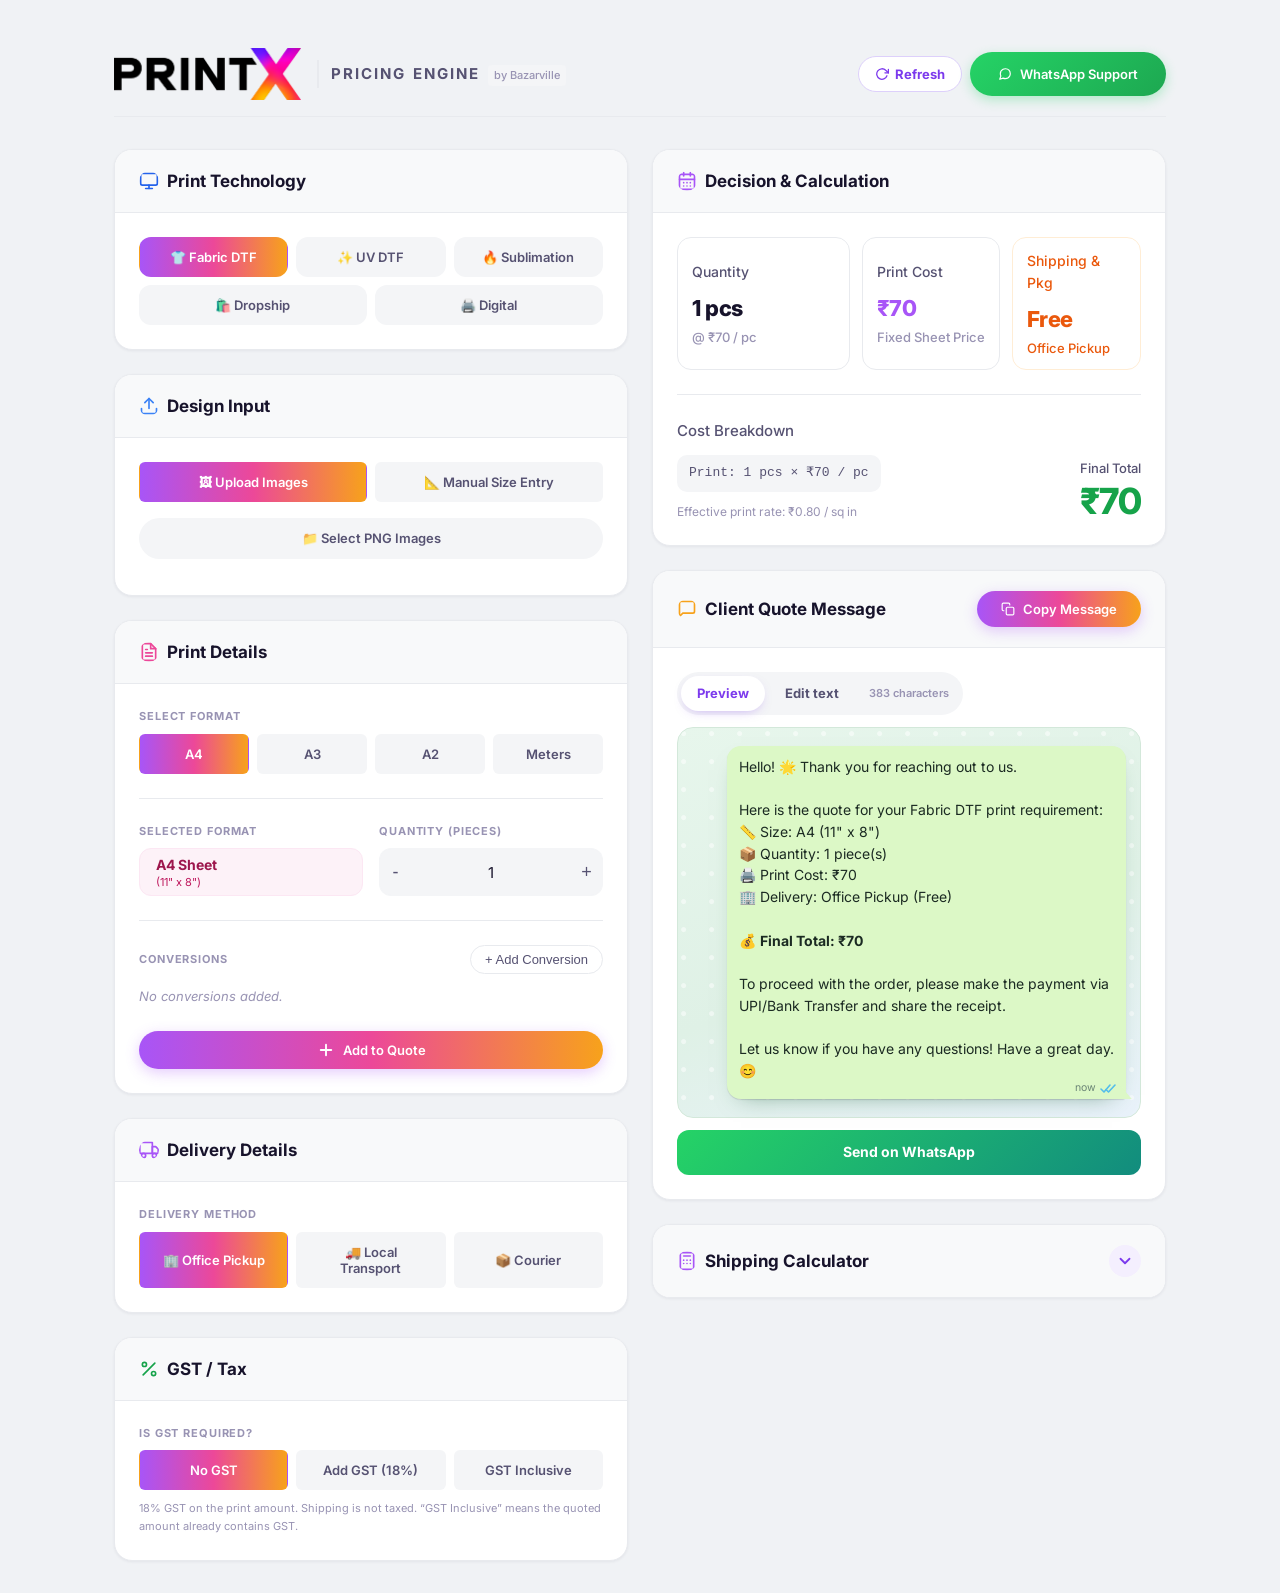
<file: index.html>
<!DOCTYPE html>
<html lang="en">

<head>
  <meta charset="UTF-8" />
  <meta name="viewport" content="width=device-width, initial-scale=1.0" />
  <meta name="description"
    content="DTF Pricing Engine — Calculate print costs, shipping, and generate client quotes instantly." />
  <title>PrintX - Pricing Engine</title>

  <!-- Favicon -->
  <link rel="icon" type="image/svg+xml" href="assets/images/favicon.svg" />

  <!-- CSS Design System -->
  <link rel="stylesheet" href="css/variables.css" />
  <link rel="stylesheet" href="css/base.css" />
  <link rel="stylesheet" href="css/layout.css" />
  <link rel="stylesheet" href="css/components.css" />
  <link rel="stylesheet" href="css/quote.css" />
  <link rel="stylesheet" href="css/modern.css" />

  <!-- App Entry -->
  <script type="module" src="js/main.js"></script>
</head>

<body>
  <div class="app-wrapper">
    <!-- Global Header -->
    <header class="app-header" id="app-header" data-page="pricing"></header>

    <!-- 2-Column Grid -->
    <div class="app-grid">
      <!-- Left Column: Inputs -->
      <div class="app-col" id="app-inputs"></div>

      <!-- Right Column: Outputs + Quote -->
      <div class="app-col">
        <div id="app-outputs"></div>
        <div id="app-quote"></div>
        <div id="shipcalc-mount"></div>
      </div>
    </div>
  </div>
</body>

</html>
</file>
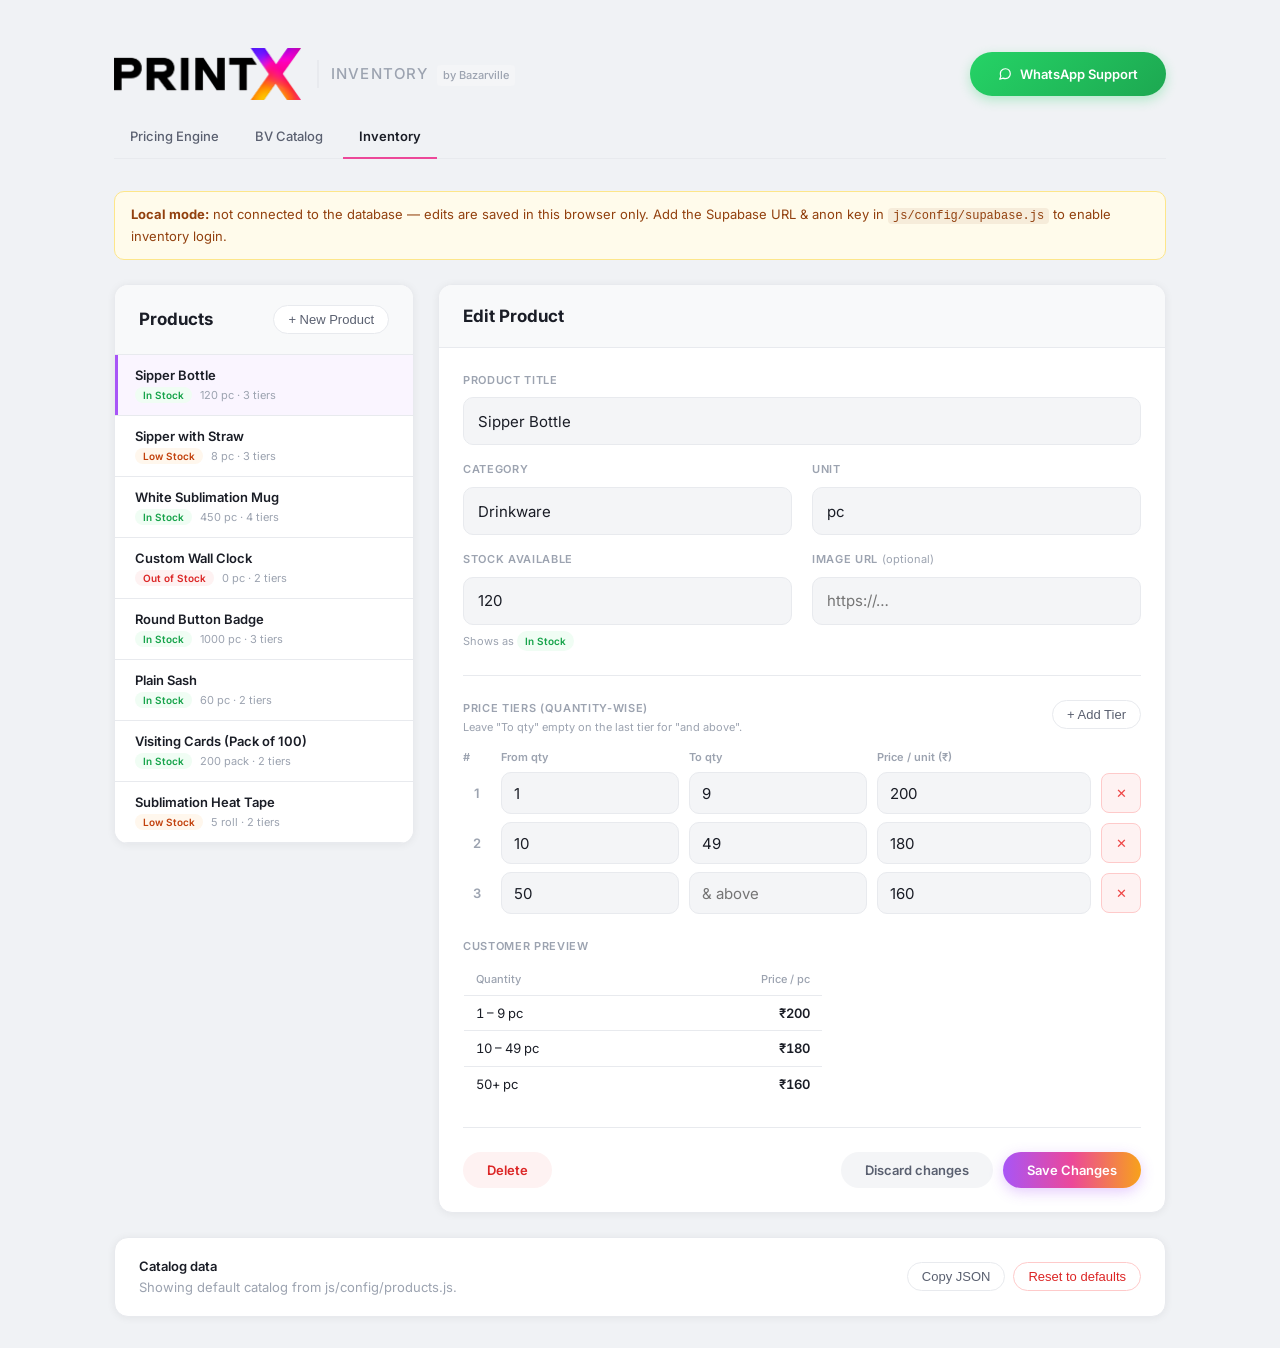
<file: catalog-admin.html>
<!DOCTYPE html>
<html lang="en">

<head>
  <meta charset="UTF-8" />
  <meta name="viewport" content="width=device-width, initial-scale=1.0" />
  <meta name="description" content="Bazarville inventory — manage products, stock and quantity-wise price tiers." />
  <title>Bazarville - Inventory</title>

  <!-- Favicon -->
  <link rel="icon" type="image/svg+xml" href="assets/images/favicon.svg" />

  <!-- CSS Design System -->
  <link rel="stylesheet" href="css/variables.css" />
  <link rel="stylesheet" href="css/base.css" />
  <link rel="stylesheet" href="css/layout.css" />
  <link rel="stylesheet" href="css/components.css" />
  <link rel="stylesheet" href="css/catalog.css" />

  <!-- Page Entry -->
  <script type="module" src="js/catalog/adminPage.js"></script>
</head>

<body>
  <div class="app-wrapper">
    <!-- Global Header -->
    <header class="app-header" id="app-header" data-page="manage"></header>

    <main id="admin-root"></main>
  </div>
</body>

</html>
</file>
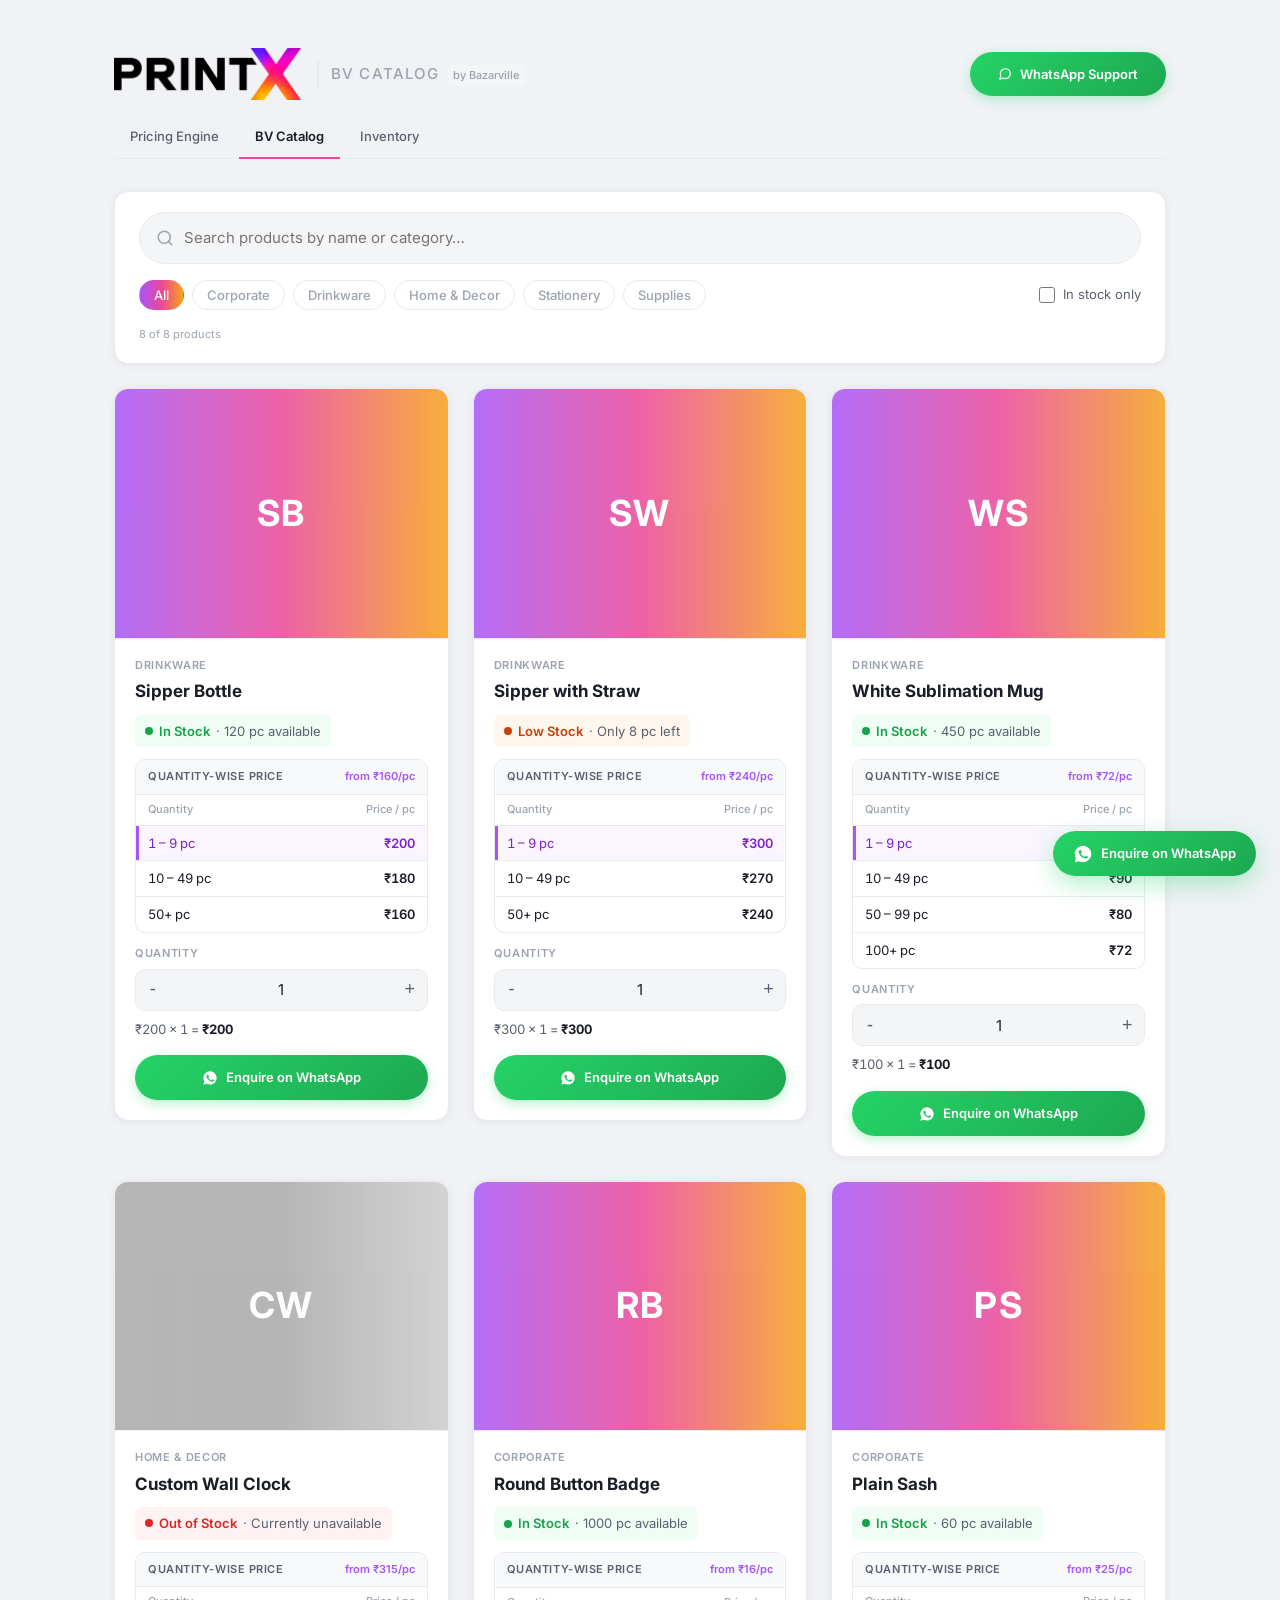
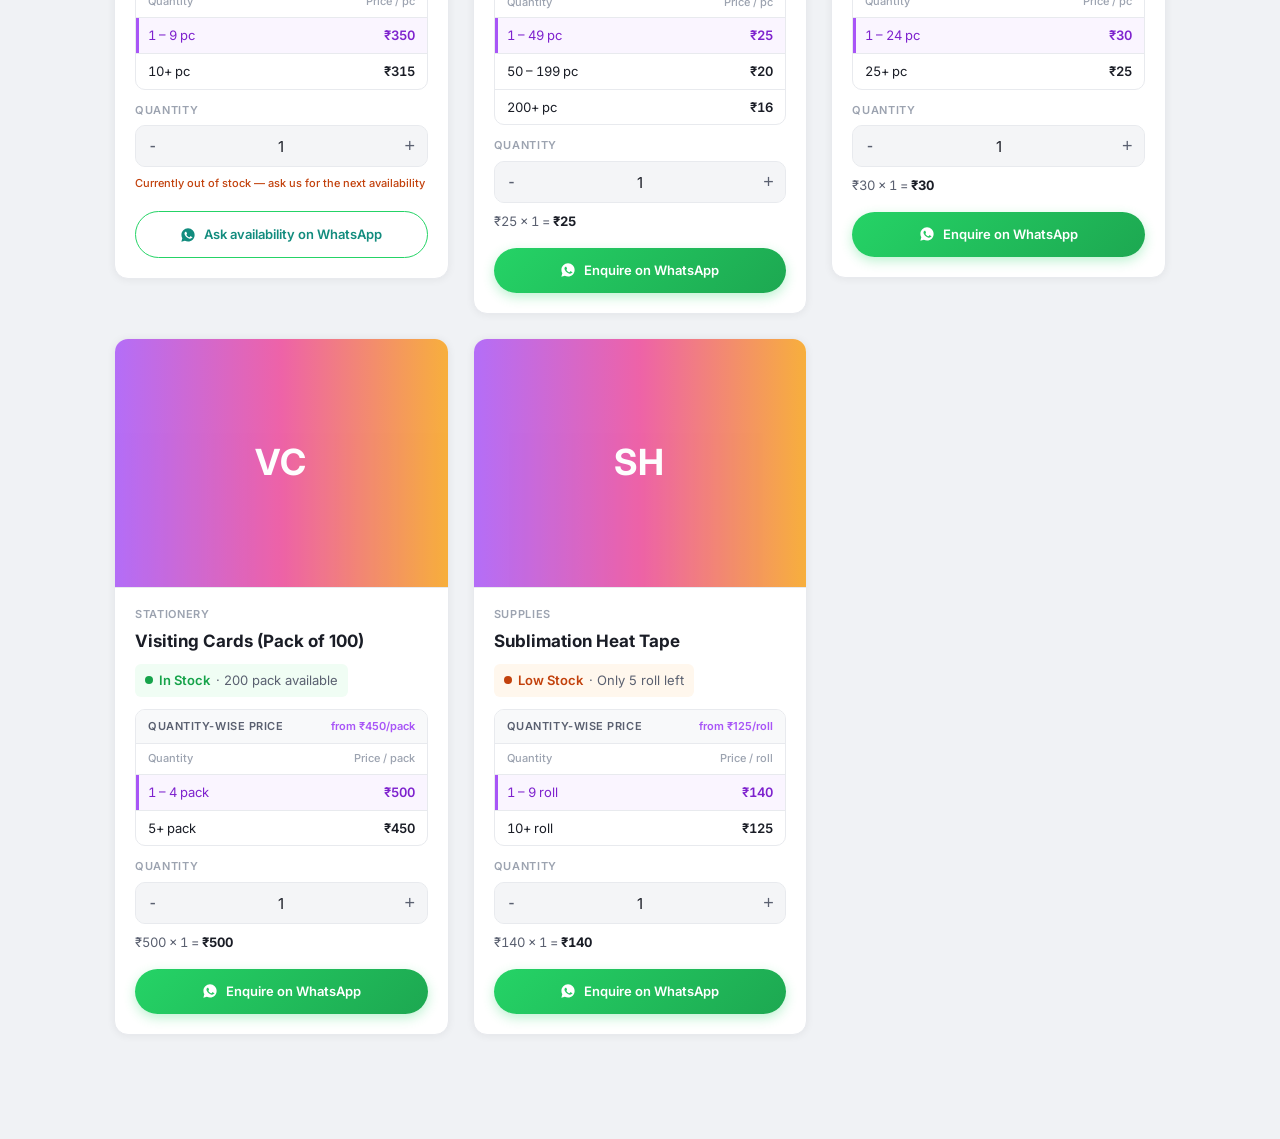
<file: catalog.html>
<!DOCTYPE html>
<html lang="en">

<head>
  <meta charset="UTF-8" />
  <meta name="viewport" content="width=device-width, initial-scale=1.0" />
  <meta name="description" content="Bazarville catalog — search products, check stock and quantity-wise prices." />
  <title>Bazarville - BV Catalog</title>

  <!-- Favicon -->
  <link rel="icon" type="image/svg+xml" href="assets/images/favicon.svg" />

  <!-- CSS Design System -->
  <link rel="stylesheet" href="css/variables.css" />
  <link rel="stylesheet" href="css/base.css" />
  <link rel="stylesheet" href="css/layout.css" />
  <link rel="stylesheet" href="css/components.css" />
  <link rel="stylesheet" href="css/catalog.css" />

  <!-- Page Entry -->
  <script type="module" src="js/catalog/catalogPage.js"></script>
</head>

<body>
  <div class="app-wrapper">
    <!-- Global Header -->
    <header class="app-header" id="app-header" data-page="catalog"></header>

    <main id="catalog-root"></main>
  </div>
</body>

</html>
</file>
<file: css/variables.css>
/* ========================================
   Design Tokens — PrintX Reference Match
   ======================================== */

:root {
  /* Colors */
  --bg-primary: #f0f2f5;
  --bg-secondary: #ffffff;
  --bg-card: #ffffff;
  --bg-card-hover: #fafbfc;
  --bg-input: #f4f5f7;

  --border-color: #e8eaee;
  --border-active: #d0d4dc;

  --text-primary: #1a1d26;
  --text-secondary: #5a6070;
  --text-muted: #9ca3b0;

  /* PrintX logo gradient: purple → pink → orange */
  --gradient-primary: linear-gradient(to right, #a855f7 0%, #ec4899 50%, #f7a21b 100%);
  --gradient-primary-hover: linear-gradient(to right, #9333ea 0%, #db2777 50%, #ea580c 100%);
  --gradient-btn-shadow: 0 4px 14px rgba(168, 85, 247, 0.3);

  --accent-orange: #f7a21b;
  --accent-pink: #ec4899;
  --accent-purple: #a855f7;

  --success: #16a34a;
  --success-light: #22c55e;
  --warning: #f97316;
  --warning-bg: #fff7ed;
  --danger: #dc2626;

  --whatsapp: #25d366;

  /* Typography */
  --font-family: 'Inter', -apple-system, BlinkMacSystemFont, 'Segoe UI', sans-serif;
  --font-mono: 'SF Mono', 'Consolas', monospace;

  --fs-xs: 0.6875rem;
  --fs-sm: 0.8125rem;
  --fs-base: 0.9375rem;
  --fs-lg: 1.0625rem;
  --fs-xl: 1.25rem;
  --fs-2xl: 1.625rem;
  --fs-3xl: 2rem;

  --fw-normal: 400;
  --fw-medium: 500;
  --fw-semibold: 600;
  --fw-bold: 700;

  /* Spacing */
  --space-xs: 0.25rem;
  --space-sm: 0.5rem;
  --space-md: 0.75rem;
  --space-lg: 1rem;
  --space-xl: 1.5rem;
  --space-2xl: 2rem;
  --space-3xl: 3rem;

  /* Radius */
  --radius-sm: 6px;
  --radius-md: 10px;
  --radius-lg: 14px;
  --radius-xl: 20px;
  --radius-pill: 999px;

  /* Shadows */
  --shadow-sm: 0 1px 3px rgba(0, 0, 0, 0.04);
  --shadow-card: 0 1px 8px rgba(0, 0, 0, 0.06);
  --shadow-lg: 0 8px 30px rgba(0, 0, 0, 0.08);

  /* Transitions */
  --transition-fast: 150ms ease;
  --transition-base: 200ms ease;
}
</file>
<file: css/base.css>
/* ========================================
   Base Styles — Reset, body, typography
   ======================================== */

@import url('https://fonts.googleapis.com/css2?family=Inter:wght@400;500;600;700&display=swap');

*, *::before, *::after {
  margin: 0;
  padding: 0;
  box-sizing: border-box;
}

html {
  font-size: 16px;
  -webkit-font-smoothing: antialiased;
  -moz-osx-font-smoothing: grayscale;
  overflow-x: hidden;
  width: 100%;
}

body {
  font-family: var(--font-family);
  font-size: var(--fs-base);
  font-weight: var(--fw-normal);
  color: var(--text-primary);
  background: var(--bg-primary);
  line-height: 1.6;
  min-height: 100vh;
  overflow-x: hidden;
  width: 100%;
  max-width: 100vw;
}

a {
  color: var(--accent-primary);
  text-decoration: none;
  transition: color var(--transition-fast);
}

a:hover {
  color: var(--accent-secondary);
}

h1, h2, h3, h4 {
  font-weight: var(--fw-semibold);
  line-height: 1.3;
  color: var(--text-primary);
}

::selection {
  background: var(--accent-purple);
  color: #fff;
}

input:focus, textarea:focus, button:focus-visible {
  outline: 2px solid var(--accent-primary);
  outline-offset: 1px;
}

.text-muted {
  color: var(--text-muted);
  font-size: var(--fs-sm);
}
</file>
<file: css/layout.css>
/* ========================================
   Layout — PrintX Reference Match
   ======================================== */

.app-wrapper {
  max-width: 1100px;
  margin: 0 auto;
  padding: var(--space-2xl) var(--space-xl);
}

.app-header {
  margin-bottom: var(--space-2xl);
  border-bottom: 1px solid var(--border-color);
}

.app-grid {
  display: grid;
  grid-template-columns: 1fr 1fr;
  gap: var(--space-xl);
  align-items: start;
}

.app-col {
  display: flex;
  flex-direction: column;
  gap: var(--space-xl);
}

/* Header — NO card border, open layout like reference */
.header-inner {
  display: flex;
  align-items: center;
  justify-content: space-between;
  padding: var(--space-lg) 0;
}

.header-brand {
  display: flex;
  align-items: center;
  gap: var(--space-lg);
}

.header-logo {
  height: 52px;
  width: auto;
  object-fit: contain;
}

.header-logo-placeholder {
  width: 52px;
  height: 52px;
  display: flex;
  align-items: center;
  justify-content: center;
  font-size: 2rem;
  background: var(--bg-input);
  border-radius: var(--radius-md);
  border: 1px dashed var(--border-color);
}

.header-text {
  display: flex;
  align-items: center;
  gap: var(--space-md);
}

.header-title {
  font-size: var(--fs-2xl);
  font-weight: 900;
  color: var(--text-primary);
  line-height: 1;
  letter-spacing: -0.02em;
}

.header-separator {
  width: 2px;
  height: 28px;
  background: var(--border-color);
}

.header-subtitle {
  font-size: var(--fs-base);
  color: var(--text-muted);
  font-weight: var(--fw-medium);
  letter-spacing: 0.08em;
}

.header-actions {
  display: flex;
  flex-direction: column;
  align-items: flex-end;
  gap: 4px;
}

.header-phone {
  font-size: var(--fs-xs);
  color: var(--text-muted);
  font-weight: var(--fw-medium);
}

/* Page navigation tabs */
.app-nav {
  display: flex;
  gap: var(--space-xs);
  margin-bottom: -1px;
  overflow-x: auto;
  scrollbar-width: none;
}

.app-nav::-webkit-scrollbar { display: none; }

.app-nav-link {
  padding: 10px 16px;
  font-size: var(--fs-sm);
  font-weight: var(--fw-medium);
  color: var(--text-secondary);
  border-bottom: 2px solid transparent;
  white-space: nowrap;
  transition: color var(--transition-fast), border-color var(--transition-fast);
}

.app-nav-link:hover {
  color: var(--text-primary);
}

.app-nav-link.active {
  color: var(--text-primary);
  font-weight: var(--fw-semibold);
  border-bottom-color: var(--accent-pink);
}

/* Responsive */
@media (max-width: 768px) {
  .app-wrapper { 
    padding: 12px 16px;
    width: 100%;
    max-width: 100%;
    margin: 0 auto;
    box-sizing: border-box;
  }
  .app-grid { 
    display: flex;
    flex-direction: column;
    gap: 16px;
  }
  .app-col {
    gap: 16px;
    width: 100%;
  }
  .header-inner {
    flex-direction: column;
    align-items: center;
    gap: 8px; /* Reduced from 12px */
    text-align: center;
    width: 100%;
  }
  .header-brand { 
    flex-direction: column;
    align-items: center;
    justify-content: center;
    width: 100%;
  }
  .header-text { 
    flex-direction: column; 
    gap: var(--space-xs); 
  }
  .header-separator { display: none; }
  .app-nav {
    justify-content: center;
    margin-top: 8px;
  }
  .app-nav-link {
    padding: 10px 12px;
  }
  .header-actions { 
    width: 100%; 
    display: flex;
    margin-top: 12px;
  }
  .header-actions > div {
    display: flex;
    align-items: center;
    justify-content: space-between;
    gap: 12px;
    width: 100%;
  }
  .header-actions .btn {
    height: 44px;
    min-height: 44px;
    font-size: 14px;
    border-radius: 10px;
    width: auto;
  }
  .header-actions .btn-admin-toggle {
    width: 44px;
    padding: 0;
    display: flex;
    align-items: center;
    justify-content: center;
    flex-shrink: 0;
  }
  .header-actions .btn-whatsapp {
    flex: 1;
    max-width: none;
    justify-content: center;
    display: flex;
    align-items: center;
    gap: 8px;
  }
}
</file>
<file: css/components.css>
/* ========================================
   Components — PrintX Reference Match
   ======================================== */

/* Cards */
.card {
  background: var(--bg-card);
  border: 1px solid var(--border-color);
  border-radius: var(--radius-lg);
  padding: 0;
  box-shadow: var(--shadow-card);
  overflow: hidden;
}

.card-header {
  padding: 20px 24px;
  background: #f8f9fa;
  border-bottom: 1px solid var(--border-color);
  display: flex;
  align-items: center;
}

.card-body {
  padding: 24px;
}

.card-title {
  font-size: var(--fs-lg);
  font-weight: var(--fw-bold);
  color: var(--text-primary);
  display: flex;
  align-items: center;
  gap: var(--space-sm);
  margin: 0; /* Handled by header padding */
}

/* Field labels — uppercase, small, muted */
.field-group {
  margin-bottom: var(--space-xl);
}

.field-label {
  display: block;
  font-size: var(--fs-xs);
  font-weight: var(--fw-semibold);
  color: var(--text-muted);
  text-transform: uppercase;
  letter-spacing: 0.06em;
  margin-bottom: 8px;
}

/* Inputs — simple grey */
.input-field {
  width: 100%;
  height: 48px;
  padding: 12px 14px;
  background: var(--bg-input);
  border: 1px solid var(--border-color);
  border-radius: var(--radius-md);
  color: var(--text-primary);
  font-family: var(--font-family);
  font-size: var(--fs-base);
  transition: border-color var(--transition-fast);
}

.input-field:focus {
  border-color: var(--accent-pink);
  background: #fff;
  outline: none;
  box-shadow: 0 0 0 3px rgba(236, 72, 153, 0.08);
}

.input-field:disabled {
  opacity: 0.6;
  cursor: not-allowed;
  background: var(--bg-primary);
}

.input-fixed {
  color: var(--text-secondary);
  font-weight: var(--fw-medium);
}

/* Custom Select Dropdown Arrow */
select.input-field {
  -webkit-appearance: none;
  -moz-appearance: none;
  appearance: none;
  background-image: url("data:image/svg+xml;charset=UTF-8,%3csvg xmlns='http://www.w3.org/2000/svg' viewBox='0 0 24 24' fill='none' stroke='%236b7280' stroke-width='2' stroke-linecap='round' stroke-linejoin='round'%3e%3cpolyline points='6 9 12 15 18 9'%3e%3c/polyline%3e%3c/svg%3e");
  background-repeat: no-repeat;
  background-position: right 14px center;
  background-size: 16px;
  padding-right: 40px; /* Space for the custom arrow */
}

/* Custom Number Spinner UI */
.number-input-group {
  display: flex;
  align-items: stretch;
  height: 48px;
  background: var(--bg-input);
  border: 1px solid var(--border-color);
  border-radius: var(--radius-md);
  overflow: hidden;
  transition: border-color var(--transition-fast);
}

.number-input-group:focus-within {
  border-color: var(--accent-pink);
  box-shadow: 0 0 0 3px rgba(236, 72, 153, 0.08);
}

.number-input-group .input-field {
  border: none;
  border-radius: 0;
  text-align: center;
  padding: 0 var(--space-xs);
  height: 100%;
}

.number-input-group .input-field:focus {
  box-shadow: none;
}

.btn-spin {
  display: flex;
  align-items: center;
  justify-content: center;
  width: 44px;
  background: var(--bg-input);
  border: none;
  color: var(--text-secondary);
  font-size: 18px;
  font-weight: 500;
  cursor: pointer;
  user-select: none;
  transition: background var(--transition-fast);
}

.btn-spin:hover {
  background: #e5e7eb;
  color: var(--text-primary);
}

.btn-spin:active {
  background: #d1d5db;
}

/* Hide native number spin arrows */
input[type="number"]::-webkit-inner-spin-button,
input[type="number"]::-webkit-outer-spin-button {
  -webkit-appearance: none;
  margin: 0;
}
input[type="number"] {
  -moz-appearance: textfield; /* Firefox */
}


/* Selected Format Badge */
.format-badge {
  background: #fdf2f8;
  border: 1px solid #fce7f3;
  border-radius: var(--radius-md);
  padding: 0 var(--space-lg);
  display: flex;
  flex-direction: column;
  justify-content: center;
  height: 48px;
  box-sizing: border-box;
}

.format-badge-name {
  color: #9d174d;
  font-weight: var(--fw-bold);
  font-size: 14px;
  line-height: 1.2;
}

.format-badge-dims {
  color: #be185d;
  font-size: 11px;
  margin-top: 2px;
  line-height: 1.1;
}

.input-row {
  display: grid;
  grid-template-columns: 1fr 1fr;
  gap: var(--space-lg);
}

.input-col {
  display: flex;
  flex-direction: column;
}

/* ========================================
   Buttons — Gradient pills (PrintX style)
   ======================================== */

.btn {
  display: inline-flex;
  align-items: center;
  justify-content: center;
  gap: var(--space-sm);
  padding: 10px 24px;
  font-family: var(--font-family);
  font-size: var(--fs-sm);
  font-weight: var(--fw-semibold);
  border: none;
  border-radius: var(--radius-pill);
  background: var(--bg-input);
  color: var(--text-secondary);
  cursor: pointer;
  transition: all var(--transition-fast);
  user-select: none;
}

.btn:hover {
  background: #e5e7eb;
  color: var(--text-primary);
}

.btn-group {
  display: flex;
  gap: var(--space-sm);
  flex-wrap: wrap;
}

/* Toggle buttons — inactive: grey pill, active: gradient */
.btn-select {
  padding: 11px 21px; /* adjusted to compensate for removed border */
  border-radius: var(--radius-sm);
  background: var(--bg-input);
  border: none;
  color: var(--text-secondary);
  font-weight: var(--fw-medium);
  flex: 1; /* Stretch to fill space evenly */
}

.btn-select.active {
  background: var(--gradient-primary);
  color: #fff;
  font-weight: var(--fw-semibold);
  box-shadow: 0 2px 8px rgba(168, 85, 247, 0.2);
}

.btn-select.active:hover {
  background: var(--gradient-primary-hover);
  color: #fff;
}

.btn-select:not(.active):hover {
  background: #e5e7eb;
}

/* Specific button for adding conversions to prevent mobile overrides */
.btn-add-conversion {
  padding: 6px 14px;
  font-size: 13px;
  font-weight: 500;
  border-radius: var(--radius-pill);
  background: #fff;
  border: 1px solid var(--border-color);
  color: var(--text-secondary);
  cursor: pointer;
  transition: all var(--transition-fast);
  white-space: nowrap;
}

.btn-add-conversion:hover {
  background: #f3f4f6;
  color: var(--text-primary);
  border-color: var(--border-active);
}

/* Primary (gradient) */
.btn-primary {
  background: var(--gradient-primary);
  color: #fff;
  font-weight: var(--fw-semibold);
  box-shadow: var(--gradient-btn-shadow);
  border: none;
}

.btn-primary:hover {
  background: var(--gradient-primary-hover);
  color: #fff;
}

.btn-success {
  background: var(--success) !important;
  color: #fff !important;
  box-shadow: 0 4px 12px rgba(22, 163, 74, 0.3) !important;
}

/* WhatsApp — green brand color */
.btn-whatsapp {
  background: linear-gradient(135deg, #25D366, #1da851);
  border: none;
  color: #fff;
  font-weight: var(--fw-semibold);
  padding: 12px 28px;
  border-radius: var(--radius-pill);
  font-size: var(--fs-sm);
  box-shadow: 0 4px 12px rgba(37, 211, 102, 0.3);
}

.btn-whatsapp:hover {
  background: linear-gradient(135deg, #1da851, #128c7e);
  color: #fff;
}

/* Chips */
.chip-group {
  display: flex;
  gap: var(--space-sm);
}

.chip {
  padding: 5px 14px;
  font-family: var(--font-family);
  font-size: var(--fs-xs);
  font-weight: var(--fw-medium);
  border: 1px solid var(--border-color);
  border-radius: var(--radius-pill);
  background: #fff;
  color: var(--text-muted);
  cursor: pointer;
  transition: all var(--transition-fast);
}

.chip:hover {
  border-color: var(--border-active);
}

.chip.active {
  background: var(--gradient-primary);
  border-color: transparent;
  color: #fff;
}

/* ========================================
   Partner cards
   ======================================== */

.partner-card {
  padding: 12px 16px;
  background: var(--bg-input);
  border: 1px solid var(--border-color);
  border-radius: var(--radius-md);
  margin-bottom: var(--space-sm);
  cursor: pointer;
  transition: all var(--transition-fast);
  display: flex;
  align-items: center;
  justify-content: space-between;
}

.partner-card:hover {
  border-color: var(--border-active);
  background: #fff;
}

.partner-card.selected {
  border-color: var(--accent-orange);
  background: var(--warning-bg);
}

.partner-info {
  display: flex;
  flex-direction: column;
  gap: 4px;
}

.partner-title-row {
  display: flex;
  align-items: center;
  gap: 8px;
}

.partner-name {
  font-weight: var(--fw-semibold);
  font-size: 14px;
  color: var(--text-primary);
}

.partner-track {
  font-size: 11px;
  color: var(--accent-pink);
  text-decoration: none;
  font-weight: var(--fw-medium);
}
.partner-track:hover {
  text-decoration: underline;
}

.partner-meta-row {
  display: flex;
  align-items: center;
  gap: 12px;
  font-size: 12px;
  color: var(--text-muted);
}

.partner-cost {
  font-size: 18px;
  font-weight: var(--fw-bold);
  color: var(--accent-orange);
}

.kpi-grid {
  display: grid;
  grid-template-columns: repeat(3, 1fr);
  gap: var(--space-md);
}

.kpi-block {
  padding: 12px 14px;
  background: #f8f9fa;
  border: 1px solid var(--border-color);
  border-radius: 12px;
  text-align: left;
  display: flex;
  flex-direction: column;
  justify-content: center; /* Center content vertically */
  min-height: 116px;
}

.kpi-label {
  font-size: 14px;
  font-weight: var(--fw-medium);
  color: var(--text-secondary);
  text-transform: none;
  letter-spacing: normal;
  margin-bottom: 12px;
}

.kpi-value {
  font-size: 22px;
  font-weight: var(--fw-bold);
  color: var(--text-primary);
  margin-bottom: 8px;
  line-height: 1.1;
  white-space: nowrap;
}

.kpi-sub {
  font-size: 13px;
  color: var(--text-muted);
  font-weight: var(--fw-medium);
  line-height: 1.4;
  white-space: nowrap;
}

/* Delivery KPI — orange accent */
.kpi-block.kpi-delivery {
  background: var(--warning-bg);
  border-color: #ffedd5;
}

.kpi-block.kpi-delivery .kpi-label,
.kpi-block.kpi-delivery .kpi-value,
.kpi-block.kpi-delivery .kpi-sub {
  color: #ea580c;
}

/* Breakdown Badges */
.breakdown-badge {
  padding: 8px 12px;
  border-radius: 6px;
  font-family: var(--font-mono);
  font-size: 13px;
  display: inline-block;
  width: fit-content;
}

.breakdown-print-badge {
  background: var(--bg-input);
  color: var(--text-secondary);
}

.breakdown-delivery-badge {
  background: var(--warning-bg);
  color: #ea580c;
}

/* ========================================
   Final Total
   ======================================== */

.final-total-label {
  font-size: 13px;
  font-weight: var(--fw-medium);
  color: var(--text-secondary);
  margin-bottom: 4px;
}

.final-total-value {
  font-size: 36px;
  font-weight: 700;
  color: var(--success);
  line-height: 1;
}

/* ========================================
   Validation error
   ======================================== */

.validation-error {
  padding: 10px 14px;
  background: #fef2f2;
  border: 1px solid #fecaca;
  border-radius: var(--radius-md);
  color: var(--danger);
  font-size: var(--fs-sm);
  font-weight: var(--fw-medium);
  margin-top: var(--space-md);
  animation: shake 0.3s ease;
}

@keyframes shake {
  0%, 100% { transform: translateX(0); }
  25% { transform: translateX(-4px); }
  75% { transform: translateX(4px); }
}

.badge-recommended {
  background: #fef08a; /* Yellow-200 */
  color: #854d0e; /* Yellow-800 */
  font-size: 10px;
  font-weight: 600;
  padding: 2px 6px;
  border-radius: 12px;
  display: inline-flex;
  align-items: center;
  line-height: 1.2;
}

/* ========================================
   Responsive Components (Mobile)
   ======================================== */

@media (max-width: 768px) {
  .card {
    width: 100%;
    border-radius: 12px;
    margin-bottom: 16px;
  }
  .card-header {
    padding: 16px;
  }
  .card-body {
    padding: 16px;
  }
  .btn, .btn-select {
    width: 100%;
    min-height: 44px;
    height: 48px;
    font-size: 14px; /* Reduced from 15px for better hierarchy */
    justify-content: center;
  }
  /* Secondary Button Hierarchy Fix */
  .btn:not(.btn-primary):not(.btn-success):not(.btn-whatsapp):not(.btn-select) {
    background: transparent;
    border: 1px solid var(--border-color);
    font-weight: 500; /* Lighter visual weight */
    color: var(--text-primary);
  }
  .btn-select:not(.active) {
    background: #f8f9fa; /* Lighter background */
    border: 1px solid var(--border-color);
    font-weight: 500;
  }
  .btn-group {
    flex-direction: column;
    gap: 10px;
    width: 100%;
  }
  .input-field {
    width: 100%;
    height: 44px;
    font-size: 16px;
    padding: 10px 12px;
  }
  .input-col {
    margin-bottom: 8px;
  }
  .input-row {
    grid-template-columns: 1fr;
    gap: var(--space-md);
  }
  .number-input-group {
    height: 44px;
  }
  .format-badge {
    height: 44px;
    padding: 0 var(--space-md);
  }
  .format-badge-name {
    font-size: 13px;
  }
  .format-badge-dims {
    font-size: 10px;
    margin-top: 1px;
  }
  .kpi-grid {
    display: flex;
    flex-direction: column;
    gap: 10px;
  }
  .kpi-block {
    min-height: auto;
    padding: 12px;
    width: 100%;
    overflow: hidden;
  }
  /* Typography tweaks */
  .card-title {
    font-size: 15px; /* balanced section title */
  }
  .field-label, .kpi-label, .final-total-label {
    font-size: 12px; /* balanced labels */
  }
  .kpi-value {
    font-size: 22px;
    word-break: break-word;
  }
  .final-total-value {
    font-size: 28px;
  }
  /* Adjust breakdown layout */
  .breakdown-section > div:first-child {
    flex-direction: column;
  }
  .breakdown-badge {
    white-space: normal;
    word-break: break-word;
  }
  .admin-upload-btn {
    width: 100%;
    min-height: 44px;
    display: flex;
    justify-content: center;
  }
}

/* Manual Size List Row Component */
.manual-size-item {
  display: flex;
  gap: 8px;
  align-items: center;
  background: #f9fafb;
  padding: 8px 12px;
  border: 1px solid var(--border-color);
  border-radius: 8px;
}

.manual-size-item .size-inputs-group {
  display: flex;
  align-items: center;
  gap: 8px;
}

.manual-size-item .multiplier {
  color: var(--text-muted);
}

.manual-size-item .unit {
  color: var(--text-muted);
  font-size: 12px;
  margin-left: 4px;
}

.manual-size-item .spacer {
  flex: 1;
}

.manual-size-item .remove-btn {
  width: 36px;
  height: 36px;
  min-height: 36px;
  padding: 0;
  display: flex;
  align-items: center;
  justify-content: center;
  color: #ef4444;
  border: 1px solid #fecaca;
  background: #fef2f2;
  border-radius: 8px;
  flex-shrink: 0;
}

.manual-size-item .remove-btn:hover {
  background: #fee2e2;
  border-color: #fca5a5;
}

@media (max-width: 480px) {
  .manual-size-item {
    display: grid !important;
    grid-template-columns: 1fr auto !important;
    row-gap: 12px;
    column-gap: 8px;
    padding: 12px !important;
  }
  
  .manual-size-item .spacer {
    display: none !important;
  }
  
  .manual-size-item .size-inputs-group {
    grid-column: 1 / -1;
    width: 100%;
  }
  
  .manual-size-item .quantity-group {
    grid-column: 1;
    justify-self: start;
  }
  
  .manual-size-item .delete-group {
    grid-column: 2;
    justify-self: end;
  }
}

/* Cart Items */
.cart-item {
  display: flex;
  justify-content: space-between;
  align-items: center;
  padding: 12px;
  border: 1px solid var(--border-color);
  border-radius: var(--radius-md);
  background: var(--bg-card);
  box-shadow: 0 1px 3px rgba(0, 0, 0, 0.02);
  transition: all var(--transition-fast);
}

.cart-item:hover {
  border-color: var(--border-active);
  background: var(--bg-card-hover);
}

.cart-item-details {
  flex: 1;
  min-width: 0;
}

.cart-item-title {
  font-weight: var(--fw-semibold);
  font-size: 14px;
  color: var(--text-primary);
  margin-bottom: 4px;
}

.cart-item-sub {
  font-size: 12px;
  color: var(--text-muted);
  display: flex;
  flex-wrap: wrap;
  gap: 8px;
  align-items: center;
}


/* ===== Dropship panel (inside Pricing Engine) ===== */
.ds-row { display: flex; gap: var(--space-md); flex-wrap: wrap; }
.ds-block { margin-top: var(--space-lg); }
.ds-grid { display: grid; grid-template-columns: repeat(auto-fit, minmax(130px, 1fr)); gap: var(--space-md); }
.ds-sub { font-size: 12px; color: var(--text-muted); margin-bottom: 4px; }
.ds-summary { margin-top: var(--space-lg); padding: var(--space-md); border: 1px solid var(--border-color); border-radius: 10px; background: var(--bg-input); }
.ds-line { display: flex; justify-content: space-between; align-items: baseline; gap: 20px; font-size: 13px; color: var(--text-secondary); padding: 3px 0; }
.ds-line > span:first-child { flex: 1 1 auto; min-width: 0; }
.ds-line > span:last-child { flex: 0 0 auto; white-space: nowrap; font-variant-numeric: tabular-nums; text-align: right; }
.ds-rate { border-top: 1px dashed var(--border-color); margin-top: 6px; padding-top: 8px; font-weight: 600; color: var(--text-primary); }
.ds-total { font-weight: 700; color: var(--accent-purple); font-size: 15px; }

/* ===== Shipping calculator ===== */
.sc-results { margin-top: var(--space-lg); }
.sc-table { border: 1px solid var(--border-color); border-radius: 10px; overflow: hidden; }
.sc-row { display: grid; grid-template-columns: 1.6fr 0.9fr 0.8fr 0.8fr; gap: 8px; align-items: center; padding: 10px 14px; font-size: 13px; border-top: 1px solid var(--border-color); }
.sc-row > span { min-width: 0; }
.sc-row:first-child { border-top: none; }
.sc-head { background: var(--bg-input); font-size: 11px; font-weight: 600; text-transform: uppercase; letter-spacing: .05em; color: var(--text-muted); }
.sc-name { font-weight: 600; color: var(--text-primary); display: flex; flex-wrap: wrap; gap: 4px 6px; align-items: center; }
.sc-total { font-weight: 700; color: var(--accent-purple); }
.sc-badge { font-style: normal; font-size: 10px; font-weight: 600; padding: 1px 6px; border-radius: 999px; }
.sc-cheap { background: #dcfce7; color: #166534; }
.sc-fast { background: #e0e7ff; color: #3730a3; }
.sc-meta, .sc-note, .sc-empty { font-size: 12px; color: var(--text-muted); margin-top: 10px; }
.sc-empty { padding: 12px; border: 1px dashed var(--border-color); border-radius: 10px; text-align: center; }
@media (max-width: 480px) { .sc-row { grid-template-columns: 1.5fr 0.8fr 0.7fr 0.7fr; padding: 10px; font-size: 12px; } }

.sc-dims { display: grid; grid-template-columns: repeat(3, 1fr); gap: var(--space-sm, 8px); }
.sc-wt { display: flex; flex-wrap: wrap; gap: 8px 16px; margin-top: var(--space-md, 16px); padding: 10px 12px; border: 1px solid rgba(168,85,247,.35); border-radius: 8px; font-size: .85rem; }
.sc-wt b { font-weight: 700; }
.sc-wt-count { margin-left: auto; color: #a855f7; }

/* Print Technology: 3 + 2 equal-width layout */
.tech-grid { display: grid; grid-template-columns: repeat(6, 1fr); gap: var(--space-sm, 8px); }
.tech-grid .btn-select { grid-column: span 2; width: 100%; padding-left: 8px; padding-right: 8px; white-space: nowrap; justify-content: center; text-align: center; }
.tech-grid .btn-select:nth-child(n+4) { grid-column: span 3; }
@media (max-width: 480px) { .tech-grid { flex-direction: initial; } .tech-grid .btn-select { font-size: 13px; } }
.sc-refresh { margin-left: auto; }
</file>
<file: css/quote.css>
/* ========================================
   Quote Section — Light theme
   ======================================== */

.quote-header {
  justify-content: space-between;
  align-items: center;
}

.quote-actions {
  margin-bottom: 0;
}

.quote-textarea {
  width: 100%;
  min-height: 260px;
  padding: var(--space-lg);
  background: var(--bg-input);
  border: 1px solid var(--border-color);
  border-radius: var(--radius-md);
  color: var(--text-primary);
  font-family: var(--font-mono);
  font-size: var(--fs-sm);
  line-height: 1.7;
  resize: vertical;
  transition: border-color var(--transition-fast);
}

.quote-textarea:focus {
  border-color: var(--accent-primary);
  background: #fff;
}

@media (max-width: 768px) {
  .quote-header {
    flex-direction: column;
    align-items: stretch;
    gap: 16px;
  }
  .quote-actions {
    width: 100%;
    margin-bottom: 0;
  }
  .quote-actions .btn {
    width: 100%;
    margin-bottom: 0;
  }
  .quote-textarea {
    width: 100%;
    max-width: 100%;
    font-size: 14px;
    line-height: 1.5;
    padding: 16px;
    box-sizing: border-box;
    overflow-x: hidden;
    min-height: 180px;
    border-radius: 12px;
    display: block;
  }
}
</file>
<file: css/modern.css>
/* ========================================
   Modern layer — loaded last, overrides the base look.
   Keeps the PrintX purple → pink → orange identity.
   ======================================== */

:root {
  --ink: #17132b;
  --ink-soft: #565272;
  --ink-mute: #9893b3;
  --violet: #7c3aed;
  --violet-soft: #f3edff;
  --pink-soft: #fdeaf4;
  --amber-soft: #fff3df;
  --line: #ebe6fa;
  --surface: #ffffff;
  --ease-out: cubic-bezier(.22, 1, .36, 1);
  --ease-spring: cubic-bezier(.34, 1.56, .64, 1);

  --text-primary: var(--ink);
  --text-secondary: var(--ink-soft);
  --text-muted: var(--ink-mute);
  --border-color: var(--line);
  --bg-input: #f7f5fe;
  --radius-lg: 18px;
  --radius-md: 12px;
  --shadow-card: 0 1px 2px rgba(23, 19, 43, .04), 0 8px 24px -12px rgba(88, 55, 180, .14);
  --font-family: 'Plus Jakarta Sans', 'Inter', -apple-system, BlinkMacSystemFont, 'Segoe UI', sans-serif;
}

body {
  background:
    radial-gradient(900px 480px at 8% -8%, rgba(168, 85, 247, .13), transparent 60%),
    radial-gradient(800px 420px at 96% 0%, rgba(247, 162, 27, .12), transparent 60%),
    radial-gradient(700px 500px at 60% 105%, rgba(236, 72, 153, .08), transparent 60%),
    #f6f4fd;
  background-attachment: fixed;
}

/* ---------- Header ---------- */
.app-header { border-bottom: 1px solid var(--line); }
.header-logo { transition: transform .5s var(--ease-spring); }
.header-brand:hover .header-logo { transform: rotate(-3deg) scale(1.05); }
.header-subtitle { color: var(--ink-soft) !important; font-weight: 700; letter-spacing: .14em; }

.btn-whatsapp { transition: transform .25s var(--ease-spring), box-shadow .25s ease; }
.btn-whatsapp:hover { transform: translateY(-2px) scale(1.03); box-shadow: 0 10px 24px -8px rgba(37, 211, 102, .6); }

.btn-refresh {
  display: inline-flex; align-items: center; gap: 6px;
  background: var(--surface); color: var(--violet);
  border: 1.5px solid #ddd0fb; border-radius: 999px;
  padding: 9px 16px; font-weight: 700; font-size: 13px; cursor: pointer;
  transition: transform .25s var(--ease-spring), background .2s ease, color .2s ease, box-shadow .25s ease, border-color .2s ease;
}
.btn-refresh:hover { background: var(--violet); color: #fff; border-color: var(--violet); transform: translateY(-2px); box-shadow: 0 10px 22px -8px rgba(124, 58, 237, .55); }
.btn-refresh .refresh-ico { transition: transform .6s var(--ease-out); }
.btn-refresh:hover .refresh-ico { transform: rotate(180deg); }
.btn-refresh.spinning .refresh-ico { animation: spin .5s linear infinite; }
@keyframes spin { to { transform: rotate(360deg); } }

/* ---------- Cards ---------- */
.card {
  position: relative;
  background: var(--surface);
  border: 1px solid var(--line);
  border-radius: var(--radius-lg);
  box-shadow: var(--shadow-card);
  transition: transform .35s var(--ease-out), box-shadow .35s ease, border-color .35s ease;
}
.card::before {            /* gradient hairline that fades in on hover */
  content: ''; position: absolute; inset: 0; border-radius: inherit; padding: 1.5px;
  background: var(--gradient-primary);
  -webkit-mask: linear-gradient(#000 0 0) content-box, linear-gradient(#000 0 0);
  -webkit-mask-composite: xor; mask-composite: exclude;
  opacity: 0; transition: opacity .35s ease; pointer-events: none;
}
.card:hover { transform: translateY(-3px); box-shadow: 0 2px 4px rgba(23, 19, 43, .04), 0 22px 40px -18px rgba(124, 58, 237, .32); }
.card:hover::before { opacity: 1; }

.card-header { background: linear-gradient(180deg, #fbfaff, #f6f3ff); border-bottom: 1px solid var(--line); }
.card-title { font-weight: 800; letter-spacing: -.01em; }
.card-icon { padding: 7px; box-sizing: content-box; width: 20px; height: 20px; border-radius: 11px; background: var(--violet-soft); transition: transform .4s var(--ease-spring), background .3s ease; }
.card:hover .card-icon { transform: rotate(-8deg) scale(1.1); }
.card:nth-of-type(3n+2) .card-icon { background: var(--pink-soft); }
.card:nth-of-type(3n) .card-icon { background: var(--amber-soft); }

.field-label { color: var(--ink-mute); font-weight: 700; letter-spacing: .08em; }

/* ---------- Inputs ---------- */
.input-field, .number-input-group, .quote-textarea {
  background: var(--bg-input); border: 1.5px solid transparent;
  transition: border-color .2s ease, background .2s ease, box-shadow .25s ease, transform .2s ease;
}
.input-field:hover, .number-input-group:hover, .quote-textarea:hover { border-color: #ddd0fb; }
.input-field:focus, .number-input-group:focus-within, .quote-textarea:focus {
  background: #fff; border-color: var(--violet);
  box-shadow: 0 0 0 4px rgba(124, 58, 237, .12);
}

/* ---------- Select buttons & chips ---------- */
.btn-select, .chip {
  position: relative; overflow: hidden;
  background: var(--bg-input); color: var(--ink-soft);
  border: 1.5px solid transparent; font-weight: 600;
  transition: transform .25s var(--ease-spring), background .2s ease, color .2s ease, box-shadow .25s ease, border-color .2s ease;
}
.btn-select:hover:not(.active), .chip:hover:not(.active) {
  background: var(--violet-soft); color: var(--violet); border-color: #d9c8fb;
  transform: translateY(-2px); box-shadow: 0 8px 18px -10px rgba(124, 58, 237, .55);
}
.btn-select:active, .chip:active { transform: translateY(0) scale(.97); }
.btn-select.active, .chip.active {
  color: #fff; background: var(--gradient-primary); background-size: 160% 100%;
  box-shadow: 0 10px 22px -10px rgba(236, 72, 153, .6);
  animation: pop .35s var(--ease-spring);
}
.btn-select.active:hover { background-position: 100% 0; transform: translateY(-2px); }
@keyframes pop { 0% { transform: scale(.94); } 100% { transform: scale(1); } }

/* ---------- Primary buttons: sweep shine ---------- */
.btn-primary, .btn-success {
  position: relative; overflow: hidden;
  background: var(--gradient-primary); background-size: 140% 100%;
  transition: transform .25s var(--ease-spring), box-shadow .3s ease, background-position .4s ease;
}
.btn-primary::after, .btn-success::after {
  content: ''; position: absolute; top: 0; bottom: 0; left: -60%; width: 40%;
  background: linear-gradient(100deg, transparent, rgba(255, 255, 255, .45), transparent);
  transform: skewX(-20deg); transition: left .7s var(--ease-out);
}
.btn-primary:hover, .btn-success:hover { transform: translateY(-2px); background-position: 100% 0; box-shadow: 0 16px 30px -12px rgba(236, 72, 153, .6); }
.btn-primary:hover::after, .btn-success:hover::after { left: 130%; }
.btn-primary:active { transform: translateY(0) scale(.98); }

.btn-add-conversion, .btn-spin { transition: all .2s ease; }
.btn-add-conversion:hover, .btn-spin:hover { background: var(--violet-soft); color: var(--violet); border-color: #d9c8fb; }

/* ---------- KPI tiles ---------- */
.kpi-block {
  border: 1px solid var(--line); border-radius: 14px;
  background: linear-gradient(160deg, #ffffff, #f8f5ff);
  transition: transform .3s var(--ease-spring), box-shadow .3s ease, border-color .3s ease;
}
.kpi-block:hover { transform: translateY(-4px); border-color: #d9c8fb; box-shadow: 0 16px 28px -16px rgba(124, 58, 237, .45); }
.kpi-block:nth-child(2) { background: linear-gradient(160deg, #ffffff, #fdf0f8); }
.kpi-block:nth-child(3), .kpi-delivery { background: linear-gradient(160deg, #fffdf8, #fff3df); }
.kpi-value { font-weight: 800; letter-spacing: -.02em; }
.final-total-value { font-weight: 800; letter-spacing: -.03em; background: linear-gradient(90deg, #16a34a, #0d9488); -webkit-background-clip: text; background-clip: text; color: transparent !important; display: inline-block; transition: transform .3s var(--ease-spring); }
.final-total:hover .final-total-value { transform: scale(1.06); }
.breakdown-badge { border-radius: 10px; }

/* ---------- Delivery partner & cart rows ---------- */
.partner-card, .cart-item {
  border-radius: 14px; border: 1.5px solid var(--line);
  transition: transform .25s var(--ease-out), border-color .2s ease, box-shadow .25s ease, background .2s ease;
}
.partner-card:hover, .cart-item:hover { transform: translateX(4px); border-color: #d9c8fb; background: #fbf9ff; box-shadow: 0 10px 22px -14px rgba(124, 58, 237, .5); }

/* ---------- Quote ---------- */
.quote-textarea { border-radius: 14px; }

/* ---------- Shipping Calculator: dropdown ---------- */
.sc-toggle {
  width: 100%; border: 0; cursor: pointer; text-align: left;
  justify-content: space-between; font-family: inherit;
}
.sc-toggle:hover { background: linear-gradient(180deg, #f6f0ff, #efe6ff); }
.sc-chevron {
  color: var(--violet); padding: 7px; box-sizing: content-box; width: 18px; height: 18px;
  border-radius: 50%; background: var(--violet-soft);
  transition: transform .45s var(--ease-spring), background .2s ease, color .2s ease;
}
.sc-toggle:hover .sc-chevron { background: var(--violet); color: #fff; }
.sc-card.open .sc-chevron { transform: rotate(180deg); }
.sc-collapse { display: grid; grid-template-rows: 0fr; transition: grid-template-rows .5s var(--ease-out); }
.sc-card.open .sc-collapse { grid-template-rows: 1fr; }
.sc-collapse-inner { overflow: hidden; min-height: 0; opacity: 0; transition: opacity .35s ease; }
.sc-card.open .sc-collapse-inner { opacity: 1; transition-delay: .12s; }
.sc-toolbar { display: flex; align-items: center; justify-content: space-between; gap: 12px; margin-bottom: var(--space-lg); }
.sc-hint { color: var(--ink-mute); font-size: 12px; }
.sc-refresh { margin-left: 0; flex: none; }
.sc-refresh:hover { background: var(--violet-soft); }

.sc-table { border-color: var(--line); border-radius: 14px; }
.sc-head { background: #f6f3ff; }
.sc-row:not(.sc-head) { transition: background .2s ease, transform .2s var(--ease-out), padding-left .2s var(--ease-out); }
.sc-row:not(.sc-head):hover { background: #f8f4ff; padding-left: 20px; }
.sc-total { color: var(--violet); font-weight: 800; }
.sc-cheap { background: #dcfce7; color: #15803d; }
.sc-fast { background: var(--violet-soft); color: var(--violet); }
.sc-wt { background: linear-gradient(120deg, #faf6ff, #fff5fb); border-color: #e3d4fb; border-radius: 12px; }
.sc-wt-count { color: var(--violet); }

/* ---------- Print Technology grid ---------- */
.tech-grid .btn-select { border-radius: 12px; }

/* ---------- Page-load sequence (once) ---------- */
body.intro .app-header { animation: rise .6s var(--ease-out) both; }
body.intro .card { animation: rise .65s var(--ease-out) both; }
body.intro .app-col:first-child .card { animation-delay: .1s; }
body.intro .app-col:last-child .card { animation-delay: .22s; }
body.intro #app-quote .card { animation-delay: .34s; }
body.intro #shipcalc-mount .card { animation-delay: .46s; }
@keyframes rise { from { opacity: 0; transform: translateY(18px) scale(.985); } to { opacity: 1; transform: none; } }

/* ---------- Focus & motion safety ---------- */
button:focus-visible, a:focus-visible { outline: 3px solid rgba(124, 58, 237, .45); outline-offset: 2px; }
@media (prefers-reduced-motion: reduce) {
  *, *::before, *::after { animation-duration: .01ms !important; animation-delay: 0s !important; transition-duration: .01ms !important; transition-delay: 0s !important; }
}
@media (hover: none) {
  .card:hover { transform: none; }
}
@media (max-width: 480px) {
  .sc-toolbar { flex-direction: column; align-items: stretch; }
  .btn-refresh { padding: 9px 12px; }
}

/* ---------- Calculator sections (inner dropdowns) ---------- */
.sc-card .card-body { padding: 16px 18px 20px; }
.sc-acc { border: 1px solid var(--line); border-radius: 14px; margin-bottom: 12px; background: #fff; overflow: hidden; transition: border-color .25s ease, box-shadow .3s ease; }
.sc-acc:hover { border-color: #d9c8fb; box-shadow: 0 10px 22px -16px rgba(124, 58, 237, .5); }
.sc-acc.open { border-color: #e3d4fb; }
.sc-acc-head {
  width: 100%; display: flex; align-items: center; gap: 10px; padding: 13px 16px;
  background: transparent; border: 0; cursor: pointer; font-family: inherit; text-align: left; color: var(--ink);
  transition: background .2s ease;
}
.sc-acc-head:hover { background: #faf7ff; }
.sc-acc-title { font-weight: 800; font-size: 14px; letter-spacing: -.01em; }
.sc-acc-sum { margin-left: auto; font-size: 12px; font-weight: 700; color: var(--violet); background: var(--violet-soft); padding: 3px 10px; border-radius: 999px; white-space: nowrap; }
.sc-acc-sum:empty { display: none; }
.sc-acc-chev { color: var(--ink-mute); flex: none; transition: transform .4s var(--ease-spring), color .2s ease; }
.sc-acc.open .sc-acc-chev { transform: rotate(180deg); color: var(--violet); }
.sc-acc-head:not(:has(.sc-acc-sum:not(:empty))) .sc-acc-chev { margin-left: auto; }
.sc-acc-body { display: grid; grid-template-rows: 0fr; transition: grid-template-rows .45s var(--ease-out); }
.sc-acc.open > .sc-acc-body { grid-template-rows: 1fr; }
.sc-acc-inner { overflow: hidden; min-height: 0; padding: 0 16px; opacity: 0; transition: opacity .3s ease, padding .45s var(--ease-out); }
.sc-acc.open > .sc-acc-body > .sc-acc-inner { opacity: 1; padding: 4px 16px 16px; }
.sc-acc .field-group:last-of-type { margin-bottom: 0; }
.sc-acc .sc-wt { margin-top: 4px; }

/* courier rows */
.sc-table { border: 0; border-radius: 0; margin-top: 4px; }
.sc-crow { border-top: 1px solid var(--line); }
.sc-crow:first-of-type { border-top: 0; }
.sc-rowbtn { width: 100%; background: transparent; border: 0; cursor: pointer; font-family: inherit; color: inherit; text-align: left; border-top: 0; }
.sc-rowbtn:hover { background: #f8f4ff; }
.sc-row-chev { color: var(--ink-mute); margin-right: 6px; vertical-align: -1px; transition: transform .3s var(--ease-spring), color .2s ease; }
.sc-crow.open .sc-row-chev { transform: rotate(90deg); color: var(--violet); }
.sc-crow.open { background: linear-gradient(180deg, #fbf8ff, #fff); }
.sc-detail { display: grid; grid-template-rows: 0fr; transition: grid-template-rows .4s var(--ease-out); }
.sc-crow.open .sc-detail { grid-template-rows: 1fr; }
.sc-detail-inner { overflow: hidden; min-height: 0; }
.sc-detail dl { display: grid; grid-template-columns: repeat(2, 1fr); gap: 8px; padding: 4px 14px 14px; margin: 0; }
.sc-detail dl > div { background: #fff; border: 1px solid var(--line); border-radius: 10px; padding: 8px 12px; }
.sc-detail dt { font-size: 11px; color: var(--ink-mute); font-weight: 600; }
.sc-detail dd { margin: 2px 0 0; font-size: 13px; font-weight: 700; color: var(--ink); }
.sc-dl-wide { grid-column: 1 / -1; }
.sc-dl-sum { grid-column: 1 / -1; background: var(--gradient-primary) !important; border: 0 !important; display: flex; justify-content: space-between; align-items: center; }
.sc-dl-sum dt, .sc-dl-sum dd { color: #fff; margin: 0; font-size: 14px; }
@media (max-width: 480px) { .sc-acc-head { padding: 12px; } .sc-detail dl { grid-template-columns: 1fr 1fr; padding: 4px 8px 12px; } }

/* ---------- Calculator: advanced pass ---------- */
/* weight stepper */
.sc-stepper { display: flex; align-items: stretch; gap: 8px; }
.sc-stepper .input-field { text-align: center; font-weight: 800; font-size: 20px; letter-spacing: -.02em; }
.sc-step { flex: none; width: 48px; border: 1.5px solid #ddd0fb; background: #fff; color: var(--violet); border-radius: 12px; font-size: 22px; font-weight: 700; cursor: pointer; transition: transform .2s var(--ease-spring), background .2s ease, color .2s ease, box-shadow .2s ease; }
.sc-step:hover { background: var(--violet); color: #fff; transform: translateY(-2px); box-shadow: 0 10px 18px -10px rgba(124, 58, 237, .6); }
.sc-step:active { transform: scale(.92); }

/* live 3D parcel */
.sc-size-wrap { display: grid; grid-template-columns: 150px 1fr; gap: 14px; align-items: center; }
.sc-size-wrap .sc-dims { grid-template-columns: 1fr; gap: 8px; }
.sc-cube-stage { height: 150px; display: grid; place-items: center; perspective: 520px; border-radius: 16px; background: radial-gradient(circle at 50% 40%, #f5eeff, #fff 70%); border: 1px dashed #dccbfb; overflow: hidden; }
.sc-cube { position: relative; width: 0; height: 0; transform-style: preserve-3d; transform: rotateX(-24deg) rotateY(-34deg); animation: sc-float 7s ease-in-out infinite; }
@keyframes sc-float { 0%, 100% { transform: rotateX(-24deg) rotateY(-34deg); } 50% { transform: rotateX(-18deg) rotateY(-12deg); } }
.cf { position: absolute; left: 0; top: 0; display: block; box-sizing: border-box; border: 1.5px solid rgba(255, 255, 255, .85);
  transition: width .5s var(--ease-out), height .5s var(--ease-out), transform .5s var(--ease-out), opacity .3s ease; }
.f-front, .f-back { background: linear-gradient(135deg, rgba(168, 85, 247, .82), rgba(236, 72, 153, .82)); }
.f-right, .f-left { background: linear-gradient(135deg, rgba(236, 72, 153, .8), rgba(247, 162, 27, .85)); }
.f-top { background: linear-gradient(135deg, rgba(247, 190, 80, .92), rgba(250, 214, 140, .92)); }
.f-bottom { background: rgba(120, 70, 200, .7); }
.sc-cube.empty .cf { opacity: .35; border-style: dashed; border-color: #a78bfa; }

/* weight bars */
.sc-bar { margin-top: 10px; }
.sc-bar-top { display: flex; align-items: baseline; gap: 8px; font-size: 13px; color: var(--ink-soft); font-weight: 600; }
.sc-bar-top b { color: var(--ink); font-weight: 800; }
.sc-bar-top em { margin-left: auto; font-style: normal; font-size: 11px; font-weight: 800; color: #fff; background: var(--gradient-primary); padding: 2px 9px; border-radius: 999px; animation: pop .4s var(--ease-spring); }
.sc-bar-track { height: 10px; background: #f0ecfb; border-radius: 999px; overflow: hidden; margin-top: 6px; }
.sc-bar-track i { display: block; height: 100%; border-radius: inherit; background: #cfc6ea; transition: width .7s var(--ease-out); }
.sc-bar.win .sc-bar-track i { background: var(--gradient-primary); box-shadow: 0 0 14px rgba(236, 72, 153, .5); }

/* sort + copy */
.sc-sortbar { display: flex; flex-wrap: wrap; align-items: center; gap: 6px; margin: 4px 0 10px; font-size: 12px; color: var(--ink-mute); font-weight: 700; }
.sc-sort, .sc-copy { border: 1.5px solid transparent; background: var(--bg-input); color: var(--ink-soft); border-radius: 999px; padding: 5px 12px; font: inherit; font-size: 12px; font-weight: 700; cursor: pointer; transition: all .2s var(--ease-out); }
.sc-sort:hover, .sc-copy:hover { background: var(--violet-soft); color: var(--violet); border-color: #d9c8fb; transform: translateY(-1px); }
.sc-sort.active { background: var(--ink); color: #fff; }
.sc-copy { margin-left: auto; background: #fff; border-color: #ddd0fb; color: var(--violet); }
.sc-copy.done { background: #dcfce7; color: #15803d; border-color: #bbf7d0; }

/* cost bar under each courier */
.sc-rowbtn { row-gap: 8px; }
.sc-cost { grid-column: 1 / -1; height: 4px; border-radius: 999px; background: #f0ecfb; overflow: hidden; }
.sc-cost i { display: block; height: 100%; border-radius: inherit; background: linear-gradient(90deg, #c4a3fb, #f9a8d4); transition: width .5s var(--ease-out); }
.sc-rowbtn:hover .sc-cost i { background: var(--gradient-primary); }
.sc-crow.is-cheap .sc-cost i { background: var(--gradient-primary); }

@media (max-width: 480px) {
  .sc-size-wrap { grid-template-columns: 1fr; }
  .sc-cube-stage { height: 130px; }
  .sc-size-wrap .sc-dims { grid-template-columns: repeat(3, 1fr); }
}
@media (prefers-reduced-motion: reduce) { .sc-cube { animation: none; } }

.sc-dim { position: relative; display: block; }
.sc-dim span { position: absolute; left: 14px; top: 50%; transform: translateY(-50%); font-size: 11px; font-weight: 800; color: var(--violet); background: var(--violet-soft); width: 22px; height: 22px; border-radius: 7px; display: grid; place-items: center; pointer-events: none; }
.sc-dim .input-field { padding-left: 46px; }
@media (max-width: 480px) {
  .sc-row { grid-template-columns: 1.7fr .9fr .75fr .75fr; gap: 4px; padding: 10px; }
  .sc-head { font-size: 10px; letter-spacing: 0; }
  .sc-head span, .sc-rowbtn > span { min-width: 0; }
  .sc-name { display: flex; flex-wrap: wrap; align-items: center; gap: 2px 4px; }
  .sc-row-chev { margin-right: 0; }
}

/* ---------- Client quote: chat preview ---------- */
.quote-tabs { display: flex; align-items: center; gap: 4px; padding: 4px; width: fit-content; background: var(--bg-input); border-radius: 999px; margin-bottom: 12px; }
.quote-tab { border: 0; background: transparent; color: var(--ink-soft); font: inherit; font-size: 13px; font-weight: 700; padding: 7px 16px; border-radius: 999px; cursor: pointer; transition: background .25s var(--ease-out), color .2s ease, box-shadow .25s ease; }
.quote-tab:hover:not(.active) { color: var(--violet); }
.quote-tab.active { background: #fff; color: var(--violet); box-shadow: 0 4px 12px -6px rgba(124, 58, 237, .5); }
.quote-count { margin-left: 10px; margin-right: 10px; font-size: 11px; color: var(--ink-mute); font-weight: 600; }
.quote-chat {
  border-radius: 16px; padding: 18px 14px; min-height: 200px;
  background:
    radial-gradient(circle at 20% 20%, rgba(255,255,255,.5) 0 2px, transparent 3px) 0 0 / 28px 28px,
    linear-gradient(160deg, #e7f6ec, #dff1e6 55%, #e9f2fb);
  border: 1px solid #d3e8da;
}
.quote-chat[hidden], .quote-textarea[hidden] { display: none; }
.quote-bubble {
  position: relative; max-width: 92%; margin-left: auto; padding: 10px 12px 18px;
  background: #dcf8c6; color: #1b2a22; border-radius: 14px 14px 4px 14px;
  font-size: 14px; line-height: 1.55; word-break: break-word;
  box-shadow: 0 1px 1px rgba(0,0,0,.12), 0 10px 22px -14px rgba(20, 90, 50, .5);
  animation: bubble-in .45s var(--ease-spring);
  transition: transform .25s var(--ease-out), box-shadow .25s ease;
}
.quote-bubble:hover { transform: translateY(-2px); box-shadow: 0 1px 1px rgba(0,0,0,.12), 0 16px 28px -14px rgba(20, 90, 50, .6); }
.quote-bubble::after { content: ''; position: absolute; right: -6px; bottom: 0; width: 12px; height: 14px; background: #dcf8c6; clip-path: polygon(0 0, 0 100%, 100% 100%); }
.quote-meta { position: absolute; right: 10px; bottom: 3px; display: inline-flex; align-items: center; gap: 4px; font-size: 10.5px; color: #6b8576; }
@keyframes bubble-in { from { opacity: 0; transform: translateY(10px) scale(.96); } to { opacity: 1; transform: none; } }
.quote-wa { margin-top: 12px; width: 100%; border: 0; border-radius: 12px; padding: 11px; font: inherit; font-weight: 700; font-size: 14px; color: #fff; cursor: pointer; background: linear-gradient(135deg, #25d366, #128c7e); transition: transform .25s var(--ease-spring), box-shadow .3s ease; }
.quote-wa:hover { transform: translateY(-2px); box-shadow: 0 14px 26px -12px rgba(18, 140, 126, .7); }


/* ========================================
   Calm pass — official, simple, minimal motion.
   Brand colours (purple / pink / orange) stay; decoration and movement go.
   ======================================== */
:root {
  --font-family: 'Inter', -apple-system, BlinkMacSystemFont, 'Segoe UI', sans-serif;
  --shadow-card: 0 1px 3px rgba(23, 19, 43, .06);
  --bg-input: #f4f5f7;
  --line: #e8eaee;
  --border-color: #e8eaee;
  --violet-soft: #f4effe;
}
body { background: #f0f2f5; }

/* no lifting, glow or gradient edges */
.card, .card:hover { transform: none; box-shadow: var(--shadow-card); }
.card::before { display: none; }
.card:hover { border-color: #d8dbe3; }
.card:hover .card-icon, .card-icon { transform: none; }
.card-header { background: #f8f9fa; }
.card-title { font-weight: 700; letter-spacing: 0; }
.card-icon, .card:nth-of-type(3n+2) .card-icon, .card:nth-of-type(3n) .card-icon { background: transparent; padding: 0; width: 20px; height: 20px; }

/* quiet hover: colour only */
.btn-select:hover:not(.active), .chip:hover:not(.active) { transform: none; box-shadow: none; background: #ece8fb; color: var(--violet); border-color: transparent; }
.btn-select:active, .chip:active { transform: none; }
.btn-select.active, .chip.active { animation: none; box-shadow: none; background: var(--gradient-primary); background-size: 100% 100%; }
.btn-select.active:hover { transform: none; }
.btn-primary, .btn-success { transition: filter .15s ease; background-size: 100% 100%; }
.btn-primary::after, .btn-success::after { display: none; }
.btn-primary:hover, .btn-success:hover { transform: none; box-shadow: none; filter: brightness(.95); }
.btn-primary:active { transform: none; }
.btn-whatsapp:hover { transform: none; box-shadow: none; filter: brightness(.95); }
.btn-refresh:hover, .quote-wa:hover, .sc-step:hover { transform: none; box-shadow: none; }
.header-brand:hover .header-logo { transform: none; }

/* KPI + results */
.kpi-block, .kpi-block:nth-child(2), .kpi-block:nth-child(3), .kpi-delivery { background: #fff; }
.kpi-delivery { background: #fff7ed; }
.kpi-block:hover { transform: none; box-shadow: none; border-color: var(--line); }
.final-total-value { background: none; -webkit-background-clip: initial; background-clip: initial; color: var(--success) !important; letter-spacing: -.02em; }
.final-total:hover .final-total-value { transform: none; }
.partner-card:hover, .cart-item:hover { transform: none; box-shadow: none; }

/* calculator: keep dropdowns, drop effects */
.sc-acc:hover { box-shadow: none; }
.sc-row:not(.sc-head):hover { padding-left: 14px; }
.sc-step:active { transform: none; }
.sc-cube { animation: none; }
.cf { transition-duration: .25s; }
.sc-bar.win .sc-bar-track i { box-shadow: none; }
.sc-bar-top em, .sc-chevron, .sc-acc-chev, .sc-row-chev { animation: none; }
.sc-chevron, .sc-acc-chev, .sc-row-chev { transition: transform .2s ease, background .15s ease, color .15s ease; }
.sc-collapse { transition-duration: .25s; }
.sc-acc-body, .sc-detail { transition-duration: .22s; }
.sc-acc-inner { transition-duration: .2s; }
.sc-bar-track i, .sc-cost i { transition-duration: .3s; }
.sc-sort:hover, .sc-copy:hover { transform: none; }
.sc-detail dl > div { border-radius: 8px; }

/* quote */
.quote-bubble { animation: none; }
.quote-bubble:hover { transform: none; }

/* page load: none */
body.intro .app-header, body.intro .card { animation: none; }

/* ERP hand-off banner */
.erp-banner { display: flex; align-items: center; gap: 10px; margin: 0 0 var(--space-lg); padding: 10px 14px; background: #eef2ff; border: 1px solid #c7d2fe; border-radius: 10px; color: #3730a3; font-size: 13px; }
.erp-dot { width: 8px; height: 8px; border-radius: 50%; background: #4f46e5; flex: none; }

.ds-auto-hint { margin-top: 6px; font-size: 12px; color: var(--violet); font-weight: 600; }
.ds-auto-hint[hidden] { display: none; }
.input-field:disabled { background: #f0eefb; }
</file>
<file: css/catalog.css>
/* ========================================
   BV Catalog + Manage Products
   ======================================== */

/* ---------- Toolbar / search ---------- */

.catalog-toolbar {
  margin-bottom: var(--space-xl);
}

.catalog-toolbar .card-body {
  display: flex;
  flex-direction: column;
  gap: var(--space-lg);
  padding: 20px 24px;
}

.catalog-search {
  position: relative;
  display: flex;
  align-items: center;
  height: 52px;
  padding: 0 16px;
  gap: 10px;
  background: var(--bg-input);
  border: 1px solid var(--border-color);
  border-radius: var(--radius-pill);
  color: var(--text-muted);
  transition: border-color var(--transition-fast), box-shadow var(--transition-fast), background var(--transition-fast);
}

.catalog-search:focus-within {
  background: #fff;
  border-color: var(--accent-purple);
  box-shadow: 0 0 0 3px rgba(168, 85, 247, 0.12);
}

.catalog-search input {
  flex: 1;
  min-width: 0;
  height: 100%;
  border: none;
  background: transparent;
  font-family: var(--font-family);
  font-size: var(--fs-base);
  color: var(--text-primary);
}

.catalog-search input:focus {
  outline: none;
}

.catalog-search input::-webkit-search-cancel-button {
  display: none;
}

.catalog-search-clear {
  width: 28px;
  height: 28px;
  border: none;
  border-radius: 50%;
  background: #e5e7eb;
  color: var(--text-secondary);
  font-size: 12px;
  cursor: pointer;
  flex-shrink: 0;
}

.catalog-search-clear:hover {
  background: #d1d5db;
  color: var(--text-primary);
}

.catalog-filters {
  display: flex;
  align-items: center;
  justify-content: space-between;
  gap: var(--space-lg);
  flex-wrap: wrap;
}

.catalog-chips {
  display: flex;
  flex-wrap: wrap;
  gap: var(--space-sm);
}

.catalog-chips .chip {
  font-size: var(--fs-sm);
  padding: 6px 14px;
}

.catalog-toggle {
  display: inline-flex;
  align-items: center;
  gap: 8px;
  font-size: var(--fs-sm);
  color: var(--text-secondary);
  cursor: pointer;
  user-select: none;
}

.catalog-toggle input {
  width: 16px;
  height: 16px;
  accent-color: var(--accent-purple);
}

.catalog-count {
  font-size: var(--fs-xs);
  color: var(--text-muted);
}

/* ---------- Grid ---------- */

.catalog-grid {
  display: grid;
  grid-template-columns: repeat(auto-fill, minmax(260px, 1fr));
  gap: var(--space-xl);
  align-items: start;
}

.catalog-empty {
  grid-column: 1 / -1;
  text-align: center;
}

.catalog-empty-title {
  font-weight: var(--fw-semibold);
  margin-bottom: 4px;
}

/* ---------- Product card ---------- */

.product-card {
  display: flex;
  flex-direction: column;
  transition: box-shadow var(--transition-base), transform var(--transition-base);
}

.product-card:hover {
  box-shadow: var(--shadow-lg);
}

.product-card.is-out .product-image {
  filter: grayscale(1);
  opacity: 0.6;
}

.product-image {
  aspect-ratio: 4 / 3;
  background: #f8f9fa;
  border-bottom: 1px solid var(--border-color);
  display: flex;
  align-items: center;
  justify-content: center;
  overflow: hidden;
}

.product-image img {
  width: 100%;
  height: 100%;
  object-fit: cover;
}

.product-image-placeholder {
  width: 100%;
  height: 100%;
  display: flex;
  align-items: center;
  justify-content: center;
  font-size: 2.25rem;
  font-weight: var(--fw-bold);
  letter-spacing: 0.04em;
  color: #fff;
  background: var(--gradient-primary);
  opacity: 0.85;
}

.product-body {
  display: flex;
  flex-direction: column;
  gap: var(--space-md);
  padding: 18px 20px 20px;
}

.product-category {
  font-size: var(--fs-xs);
  font-weight: var(--fw-semibold);
  color: var(--text-muted);
  text-transform: uppercase;
  letter-spacing: 0.06em;
}

.product-title {
  font-size: var(--fs-lg);
  font-weight: var(--fw-bold);
  line-height: 1.3;
  margin-top: -6px;
}

/* ---------- Stock status ---------- */

.stock-status {
  display: flex;
  align-items: center;
  flex-wrap: wrap;
  gap: 6px;
  font-size: var(--fs-sm);
  padding: 6px 10px;
  border-radius: var(--radius-sm);
  width: fit-content;
}

.stock-dot {
  width: 8px;
  height: 8px;
  border-radius: 50%;
  background: currentColor;
  flex-shrink: 0;
}

.stock-label {
  font-weight: var(--fw-semibold);
}

.stock-detail {
  color: var(--text-secondary);
}

.stock-in  { background: #f0fdf4; color: var(--success); }
.stock-low { background: var(--warning-bg); color: #c2410c; }
.stock-out { background: #fef2f2; color: var(--danger); }

.stock-pill {
  display: inline-block;
  font-size: 10px;
  font-weight: var(--fw-semibold);
  padding: 2px 8px;
  border-radius: var(--radius-pill);
  white-space: nowrap;
}

/* ---------- Quantity-wise price ---------- */

.tier-block {
  border: 1px solid var(--border-color);
  border-radius: var(--radius-md);
  overflow: hidden;
}

.tier-heading {
  display: flex;
  align-items: baseline;
  justify-content: space-between;
  gap: 8px;
  padding: 8px 12px;
  background: #f8f9fa;
  border-bottom: 1px solid var(--border-color);
  font-size: var(--fs-xs);
  font-weight: var(--fw-semibold);
  color: var(--text-secondary);
  text-transform: uppercase;
  letter-spacing: 0.05em;
}

.tier-from {
  text-transform: none;
  letter-spacing: normal;
  color: var(--accent-purple);
  font-weight: var(--fw-semibold);
}

.tier-table {
  width: 100%;
  border-collapse: collapse;
  font-size: var(--fs-sm);
  font-variant-numeric: tabular-nums;
}

.tier-table th {
  text-align: left;
  font-size: var(--fs-xs);
  font-weight: var(--fw-medium);
  color: var(--text-muted);
  padding: 6px 12px;
}

.tier-table th:last-child,
.tier-table td:last-child {
  text-align: right;
}

.tier-table td {
  padding: 7px 12px;
  border-top: 1px solid var(--border-color);
  color: var(--text-primary);
}

.tier-table td:last-child {
  font-weight: var(--fw-semibold);
}

.tier-table tr.active td {
  background: #faf5ff;
  color: #7e22ce;
}

.tier-table tr.active td:first-child {
  box-shadow: inset 3px 0 0 var(--accent-purple);
}

.tier-block > .text-muted {
  padding: 10px 12px;
}

/* ---------- Qty + estimate ---------- */

.product-qty .field-label {
  margin-bottom: 6px;
}

.product-qty .number-input-group {
  height: 42px;
}

.product-estimate {
  display: flex;
  flex-direction: column;
  gap: 2px;
  margin-top: 8px;
  min-height: 20px;
  font-size: var(--fs-sm);
  color: var(--text-secondary);
  font-variant-numeric: tabular-nums;
}

.product-estimate strong {
  color: var(--text-primary);
}

.estimate-warning {
  color: #c2410c;
  font-size: var(--fs-xs);
  font-weight: var(--fw-medium);
}

.product-enquire {
  width: 100%;
  justify-content: center;
  margin-top: 4px;
}

.product-enquire.is-out {
  background: #fff;
  color: #128c7e;
  border: 1px solid #25d366;
  box-shadow: none;
}

.product-enquire.is-out:hover {
  background: #f0fdf4;
  color: #128c7e;
}

.product-enquire svg,
.wa-fab svg,
.catalog-empty-wa svg {
  flex-shrink: 0;
}

.catalog-empty-wa {
  margin-top: 14px;
}

/* Floating WhatsApp enquiry button */
.wa-fab {
  position: fixed;
  right: 24px;
  bottom: 24px;
  z-index: 50;
  display: inline-flex;
  align-items: center;
  gap: 8px;
  padding: 12px 20px;
  border-radius: var(--radius-pill);
  background: linear-gradient(135deg, #25D366, #1da851);
  color: #fff;
  font-size: var(--fs-sm);
  font-weight: var(--fw-semibold);
  box-shadow: 0 8px 24px rgba(37, 211, 102, 0.35);
  transition: transform var(--transition-base), box-shadow var(--transition-base);
}

.wa-fab:hover {
  color: #fff;
  transform: translateY(-2px);
  box-shadow: 0 12px 28px rgba(37, 211, 102, 0.45);
}

.wa-fab svg {
  width: 20px;
  height: 20px;
}

.catalog-grid {
  padding-bottom: 72px; /* room for the floating button */
}

/* ========================================
   Manage Products
   ======================================== */

.admin-grid {
  display: grid;
  grid-template-columns: 300px 1fr;
  gap: var(--space-xl);
  align-items: start;
}

.admin-list-header,
.admin-editor-header {
  justify-content: space-between;
  gap: 12px;
}

.admin-list {
  display: flex;
  flex-direction: column;
  max-height: 640px;
  overflow-y: auto;
}

.admin-list-empty {
  padding: 20px 24px;
}

.admin-list-item {
  display: flex;
  flex-direction: column;
  align-items: flex-start;
  gap: 4px;
  width: 100%;
  padding: 12px 20px;
  border: none;
  border-bottom: 1px solid var(--border-color);
  background: #fff;
  font-family: var(--font-family);
  text-align: left;
  cursor: pointer;
  transition: background var(--transition-fast);
}

.admin-list-item:hover {
  background: var(--bg-card-hover);
}

.admin-list-item.active {
  background: #faf5ff;
  box-shadow: inset 3px 0 0 var(--accent-purple);
}

.admin-list-name {
  font-size: var(--fs-sm);
  font-weight: var(--fw-semibold);
  color: var(--text-primary);
}

.admin-list-meta {
  display: flex;
  align-items: center;
  gap: 8px;
  font-size: var(--fs-xs);
  color: var(--text-muted);
}

.admin-dirty {
  font-size: var(--fs-xs);
  font-weight: var(--fw-semibold);
  color: #c2410c;
  background: var(--warning-bg);
  padding: 3px 10px;
  border-radius: var(--radius-pill);
}

.admin-form {
  display: grid;
  grid-template-columns: 1fr 1fr;
  gap: 16px 20px;
}

.admin-field-wide {
  grid-column: 1 / -1;
}

.admin-optional {
  text-transform: none;
  letter-spacing: normal;
  font-weight: var(--fw-normal);
}

.admin-hint {
  font-size: var(--fs-xs);
  color: var(--text-muted);
  margin-top: 6px;
}

.admin-tiers {
  margin-top: var(--space-xl);
  padding-top: var(--space-xl);
  border-top: 1px solid var(--border-color);
}

.admin-tiers-header {
  display: flex;
  align-items: flex-start;
  justify-content: space-between;
  gap: 12px;
  margin-bottom: 12px;
}

.admin-tiers-header .admin-hint {
  margin-top: 0;
}

.tier-row {
  display: grid;
  grid-template-columns: 28px 1fr 1fr 1.2fr 40px;
  gap: 10px;
  align-items: center;
  margin-bottom: 8px;
}

.tier-row .input-field {
  height: 42px;
  padding: 8px 12px;
}

.tier-row-head {
  font-size: var(--fs-xs);
  font-weight: var(--fw-semibold);
  color: var(--text-muted);
  margin-bottom: 6px;
}

.tier-index {
  font-size: var(--fs-sm);
  font-weight: var(--fw-semibold);
  color: var(--text-muted);
  text-align: center;
}

.tier-remove {
  width: 40px;
  height: 40px;
  border: 1px solid #fecaca;
  background: #fef2f2;
  color: #ef4444;
  border-radius: 8px;
  cursor: pointer;
  font-size: 13px;
}

.tier-remove:disabled {
  opacity: 0.35;
  cursor: not-allowed;
}

.admin-preview {
  margin-top: var(--space-xl);
}

.admin-preview .tier-table {
  border: 1px solid var(--border-color);
  border-radius: var(--radius-md);
  overflow: hidden;
  max-width: 360px;
}

.admin-actions {
  display: flex;
  align-items: center;
  justify-content: space-between;
  gap: 12px;
  margin-top: var(--space-xl);
  padding-top: var(--space-xl);
  border-top: 1px solid var(--border-color);
}

.admin-actions-right {
  display: flex;
  gap: 10px;
  margin-left: auto;
}

.admin-delete {
  background: #fef2f2;
  color: var(--danger);
}

.admin-delete:hover {
  background: #fee2e2;
  color: var(--danger);
}

.admin-data-card {
  margin-top: var(--space-xl);
}

.admin-data-body {
  display: flex;
  align-items: center;
  justify-content: space-between;
  gap: 16px;
  flex-wrap: wrap;
  padding: 18px 24px;
}

.admin-data-title {
  font-weight: var(--fw-semibold);
  font-size: var(--fs-sm);
}

.admin-data-actions {
  display: flex;
  gap: 8px;
  flex-wrap: wrap;
}

.admin-danger-outline {
  color: var(--danger);
  border-color: #fecaca;
}

.admin-toast {
  position: fixed;
  left: 50%;
  bottom: 24px;
  transform: translate(-50%, 20px);
  padding: 10px 18px;
  border-radius: var(--radius-pill);
  background: var(--text-primary);
  color: #fff;
  font-size: var(--fs-sm);
  font-weight: var(--fw-medium);
  box-shadow: var(--shadow-lg);
  opacity: 0;
  pointer-events: none;
  transition: opacity var(--transition-base), transform var(--transition-base);
  z-index: 100;
}

.admin-toast.show {
  opacity: 1;
  transform: translate(-50%, 0);
}

.admin-toast.error {
  background: var(--danger);
}

/* ========================================
   Inventory — login, user bar, stock panel
   ======================================== */

.auth-card {
  max-width: 420px;
  margin: 24px auto;
}

.auth-form .field-group {
  margin-bottom: var(--space-lg);
}

.auth-submit {
  width: 100%;
  height: 48px;
  margin-top: 8px;
}

.auth-note {
  margin-top: 14px;
  text-align: center;
}

.admin-userbar {
  display: flex;
  align-items: center;
  justify-content: space-between;
  gap: 12px;
  flex-wrap: wrap;
  padding: 14px 20px;
  margin-bottom: var(--space-xl);
}

.admin-user-name {
  font-weight: var(--fw-semibold);
  margin-right: 8px;
}

.admin-user-email {
  margin-left: 8px;
}

.admin-role-pill {
  display: inline-block;
  font-size: 11px;
  font-weight: var(--fw-semibold);
  padding: 2px 10px;
  border-radius: var(--radius-pill);
  background: #faf5ff;
  color: #7e22ce;
}

.admin-userbar-actions {
  display: flex;
  align-items: center;
  gap: 8px;
  flex-wrap: wrap;
}

.admin-live {
  display: inline-flex;
  align-items: center;
  gap: 6px;
  font-size: var(--fs-xs);
  font-weight: var(--fw-medium);
  color: var(--success);
  margin-right: 4px;
}

.admin-live-dot {
  width: 8px;
  height: 8px;
  border-radius: 50%;
  background: var(--success);
  box-shadow: 0 0 0 3px rgba(22, 163, 74, 0.15);
}

.admin-local-banner {
  margin-bottom: var(--space-xl);
  padding: 12px 16px;
  border: 1px solid #fde68a;
  background: #fffbeb;
  color: #92400e;
  border-radius: var(--radius-md);
  font-size: var(--fs-sm);
}

.admin-local-banner code {
  font-family: var(--font-mono);
  font-size: 12px;
  background: rgba(146, 64, 14, 0.08);
  padding: 1px 5px;
  border-radius: 4px;
}

.admin-hidden-pill {
  display: inline-block;
  font-size: 10px;
  font-weight: var(--fw-semibold);
  padding: 1px 7px;
  margin-left: 4px;
  border-radius: var(--radius-pill);
  background: var(--bg-input);
  color: var(--text-muted);
  vertical-align: middle;
}

.stock-panel {
  display: grid;
  grid-template-columns: 160px 1fr;
  gap: 16px;
  align-items: start;
  padding: 16px;
  border: 1px solid var(--border-color);
  border-radius: var(--radius-md);
  background: #fafbfc;
}

.stock-current-value {
  font-size: var(--fs-2xl);
  font-weight: var(--fw-bold);
  line-height: 1.1;
  font-variant-numeric: tabular-nums;
}

.stock-current-value span {
  font-size: var(--fs-sm);
  font-weight: var(--fw-medium);
  color: var(--text-muted);
}

.stock-current-hint {
  margin-top: 8px;
}

.stock-adjust {
  display: grid;
  grid-template-columns: 90px 1fr;
  gap: 8px;
}

.stock-adjust .input-field {
  height: 42px;
  padding: 8px 12px;
  background: #fff;
}

.stock-adjust-buttons {
  grid-column: 1 / -1;
  display: flex;
  gap: 8px;
}

.stock-adjust-buttons .btn {
  flex: 1;
  border-radius: var(--radius-md);
}

.stock-btn-add {
  background: #f0fdf4;
  color: var(--success);
}

.stock-btn-add:hover {
  background: #dcfce7;
  color: var(--success);
}

.stock-btn-remove {
  background: #fef2f2;
  color: var(--danger);
}

.stock-btn-remove:hover {
  background: #fee2e2;
  color: var(--danger);
}

.stock-log {
  width: 100%;
  border-collapse: collapse;
  font-size: var(--fs-sm);
  font-variant-numeric: tabular-nums;
}

.stock-log th {
  text-align: left;
  font-size: var(--fs-xs);
  font-weight: var(--fw-medium);
  color: var(--text-muted);
  padding: 6px 8px;
  border-bottom: 1px solid var(--border-color);
}

.stock-log td {
  padding: 7px 8px;
  border-bottom: 1px solid var(--border-color);
  color: var(--text-secondary);
}

.log-up { color: var(--success) !important; font-weight: var(--fw-semibold); }
.log-down { color: var(--danger) !important; font-weight: var(--fw-semibold); }

.btn:disabled,
.btn-add-conversion:disabled {
  opacity: 0.55;
  cursor: not-allowed;
}

@media (max-width: 768px) {
  .stock-panel {
    grid-template-columns: 1fr;
  }
  .stock-log th:nth-child(5),
  .stock-log td:nth-child(5) {
    display: none;
  }
  .admin-user-email {
    display: block;
    margin: 4px 0 0;
  }
}

/* ---------- Responsive ---------- */

@media (max-width: 900px) {
  .admin-grid {
    grid-template-columns: 1fr;
  }
  .admin-list {
    max-height: 260px;
  }
}

@media (max-width: 768px) {
  .catalog-toolbar .card-body {
    padding: 16px;
  }
  .catalog-filters {
    flex-direction: column;
    align-items: flex-start;
  }
  .catalog-chips {
    flex-wrap: nowrap;
    overflow-x: auto;
    width: 100%;
    padding-bottom: 2px;
    scrollbar-width: none;
  }
  .catalog-chips::-webkit-scrollbar { display: none; }
  .catalog-chips .chip {
    flex-shrink: 0;
  }
  .catalog-grid {
    grid-template-columns: 1fr;
    gap: 16px;
  }
  .wa-fab {
    right: 16px;
    bottom: 16px;
    padding: 14px;
  }
  .wa-fab span {
    display: none;
  }
  .product-body {
    padding: 16px;
  }
  .admin-form {
    grid-template-columns: 1fr;
  }
  .tier-row {
    grid-template-columns: 22px 1fr 1fr 1fr 36px;
    gap: 6px;
  }
  .tier-row .input-field {
    height: 40px;
    padding: 6px 8px;
    font-size: 15px;
  }
  .tier-remove {
    width: 36px;
    height: 36px;
  }
  .admin-actions {
    flex-direction: column-reverse;
    align-items: stretch;
  }
  .admin-actions-right {
    flex-direction: column-reverse;
    margin-left: 0;
  }
  .admin-actions .btn {
    width: 100%;
  }
}
</file>
